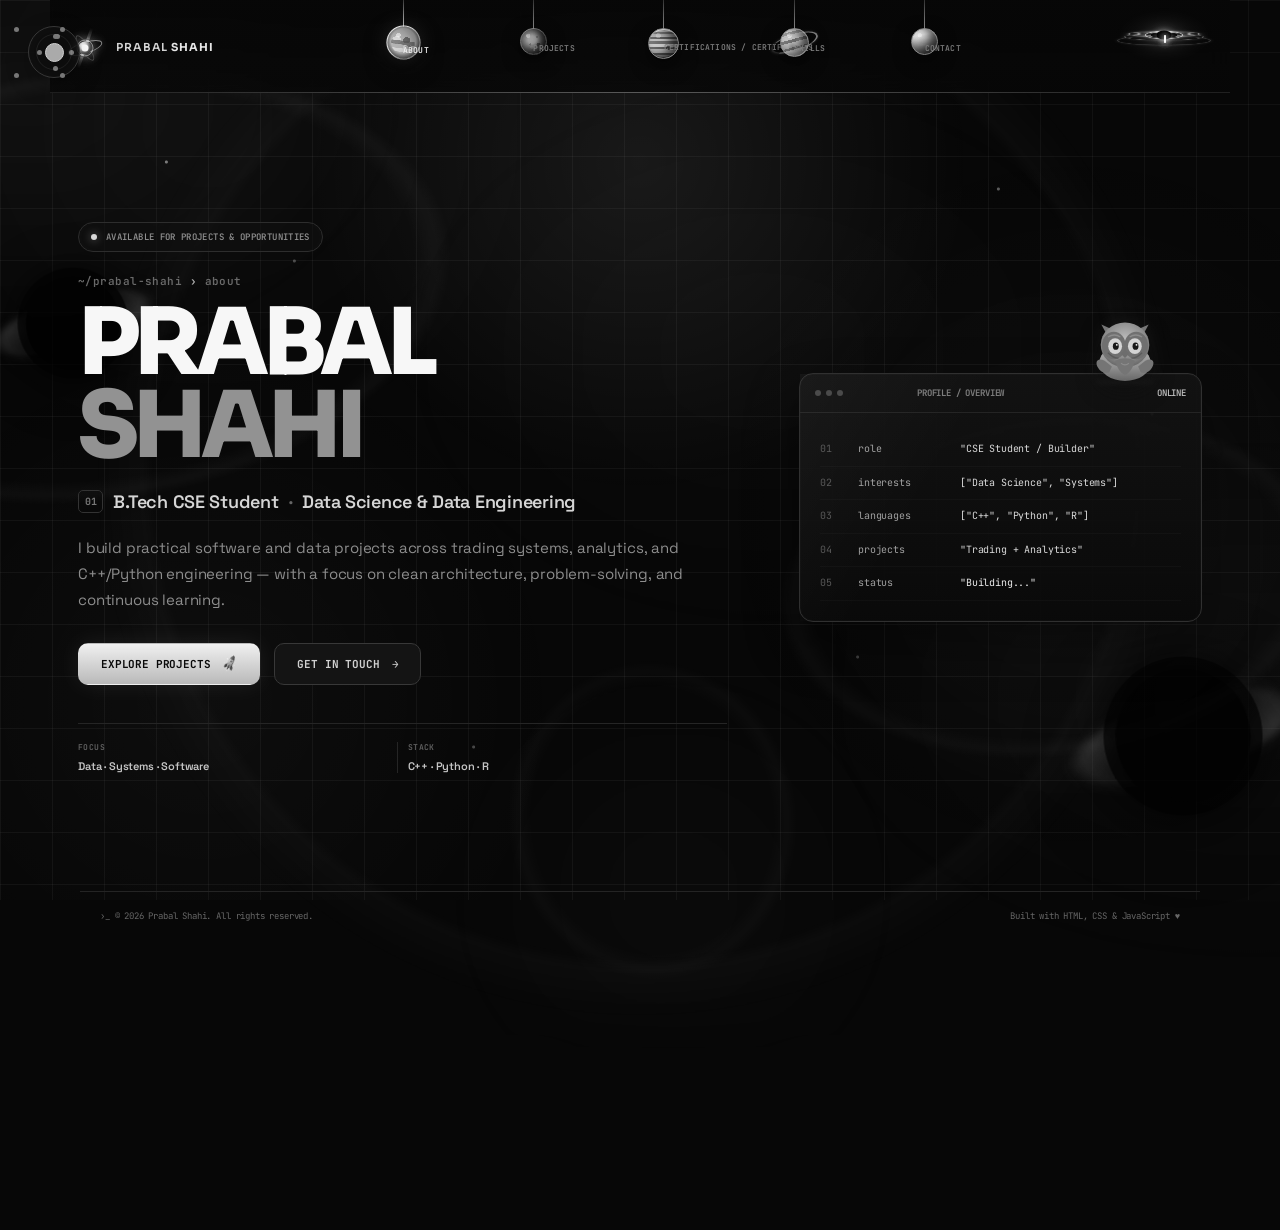
<file: index.html>
<!DOCTYPE html>
<html lang="en">
<head>
  <meta charset="UTF-8" />
  <meta name="viewport" content="width=device-width, initial-scale=1.0" />
  <meta name="description" content="Prabal Shahi — B.Tech Computer Science and Engineering student focused on data science, systems and software engineering." />
  <title>Prabal Shahi | Portfolio</title>
  <link rel="preconnect" href="https://fonts.googleapis.com">
  <link rel="preconnect" href="https://fonts.gstatic.com" crossorigin>
  <link href="https://fonts.googleapis.com/css2?family=JetBrains+Mono:wght@400;500;600;700&family=Sora:wght@500;600;700;800&family=Space+Grotesk:wght@400;500;600;700&display=swap" rel="stylesheet">
  <link rel="stylesheet" href="assets/style.css" />
</head>
<body class="page-shell home-page">
<script>
(function(){
  try {
    const ref = document.referrer;
    const nav = performance.getEntriesByType('navigation')[0];
    const isReload = nav && nav.type === 'reload';
    const sameOrigin = ref && new URL(ref, window.location.href).origin === window.location.origin;
    // A new/external entry into the portfolio always starts dark.
    // Internal page-to-page navigation preserves the selected theme.
    if (!sameOrigin && !isReload) {
      sessionStorage.removeItem('prabal-theme');
    }
    if (sessionStorage.getItem('prabal-theme') === 'light') {
      document.body.classList.add('light-mode');
    }
  } catch (e) {}
})();
</script>

  <div class="grid-bg"></div>
  <div class="stars" aria-hidden="true"></div>
  <div class="black-hole black-hole-one" aria-hidden="true"><span class="hole-ring"></span><span class="hole-core"></span></div>
  <div class="black-hole black-hole-two" aria-hidden="true"><span class="hole-ring"></span><span class="hole-core"></span></div>
  <header class="topbar">

    <a class="brand" href="index.html" aria-label="Prabal Shahi home"><span class="pulsar-logo" aria-hidden="true"><span class="pulsar-beam beam-one"></span><span class="pulsar-beam beam-two"></span><span class="pulsar-ring ring-one"></span><span class="pulsar-ring ring-two"></span><span class="pulsar-core"></span></span><span>PRABAL <b>SHAHI</b></span></a>
    <nav class="planet-nav" aria-label="Primary navigation">
      <a class="planet-item active" href="index.html" data-nav="ABOUT">
        <span class="thread"></span>
        <span class="planet planet-a" aria-hidden="true"></span>
        <span class="planet-label">ABOUT</span>
      </a>
      <a class="planet-item" href="projects.html" data-nav="PROJECTS">
        <span class="thread"></span>
        <span class="planet planet-b" aria-hidden="true"></span>
        <span class="planet-label">PROJECTS</span>
      </a>
      <a class="planet-item" href="certifications.html" data-nav="CERTIFICATIONS / CERTIFICATES">
        <span class="thread"></span>
        <span class="planet planet-c" aria-hidden="true"></span>
        <span class="planet-label">CERTIFICATIONS / CERTIFICATES</span>
      </a>
      <a class="planet-item" href="skills.html" data-nav="SKILLS">
        <span class="thread"></span>
        <span class="planet planet-d" aria-hidden="true"></span>
        <span class="planet-label">SKILLS</span>
      </a>
      <a class="planet-item" href="contact.html" data-nav="CONTACT">
        <span class="thread"></span>
        <span class="planet planet-e" aria-hidden="true"></span>
        <span class="planet-label">CONTACT</span>
      </a>
    </nav>
    
    <div class="home-social-cluster wormhole-only-cluster">
      <div class="social-wormhole wormhole-clickable" role="link" tabindex="0" aria-label="Open GitHub profile">
        <span class="wormhole-halo"></span>
        <span class="wormhole-ring wh-ring-back"></span>
        <span class="wormhole-ring wh-ring-back-2"></span>
        <span class="wormhole-ring wh-ring-main"></span>
        <span class="wormhole-ring wh-ring-hot"></span>
        <span class="wormhole-throat"></span>
        <span class="wormhole-core"></span>
        <span class="wormhole-particle p1"></span>
        <span class="wormhole-particle p2"></span>
        <span class="wormhole-particle p3"></span>
        <span class="wormhole-particle p4"></span>
      </div>
    </div>
  </header>
  <button class="theme-sun-toggle" type="button" aria-label="Switch to light mode" aria-pressed="false">
    <span class="sun-orb"></span>
    <span class="sun-rays" aria-hidden="true"></span>
  </button>
  <main class="about-hero">
    <section class="about-copy">
      <div class="status-line"><span class="status-dot"></span> AVAILABLE FOR PROJECTS &amp; OPPORTUNITIES</div>
      <div class="hero-terminal">~/prabal-shahi <span>›</span> about</div>
      <h1><span class="name-primary">PRABAL</span> <span class="surname">SHAHI</span></h1>
      <div class="hero-sub"><span>01</span> B.Tech CSE Student <i>·</i> Data Science &amp; Data Engineering</div>
      <p class="hero-copy-text">I build practical software and data projects across trading systems, analytics, and C++/Python engineering — with a focus on clean architecture, problem-solving, and continuous learning.</p>
      <div class="cta-row"><a class="btn primary rocket-launch-btn" href="projects.html" aria-label="Explore Projects">EXPLORE PROJECTS <span class="rocket-icon" aria-hidden="true">🚀</span></a><a class="btn" href="contact.html">GET IN TOUCH <span>→</span></a></div>
      <div class="about-meta"><div><span>FOCUS</span><b>Data · Systems · Software</b></div><div><span>STACK</span><b>C++ · Python · R</b></div></div>
    </section>
    <aside class="about-console" aria-label="Profile overview">
      <div class="profile-owl" aria-hidden="true">
        <svg class="owl-svg" viewBox="0 0 140 106" role="presentation">
          <defs>
            <linearGradient id="owlBody" x1="0" y1="0" x2="0" y2="1">
              <stop offset="0%" stop-color="#b3b3b3"/>
              <stop offset="62%" stop-color="#909090"/>
              <stop offset="100%" stop-color="#676767"/>
            </linearGradient>
            <radialGradient id="owlFace" cx="50%" cy="38%" r="66%">
              <stop offset="0%" stop-color="#bdbdbd"/>
              <stop offset="72%" stop-color="#858585"/>
              <stop offset="100%" stop-color="#5f5f5f"/>
            </radialGradient>
          </defs>

          <!-- body -->
          <ellipse class="owl-body" cx="70" cy="76" rx="39" ry="28" fill="url(#owlBody)"/>
          <!-- shoulder feathers -->
          <path class="feather feather-left" d="M39 73 C27 68 24 76 29 84 C33 91 39 93 46 91 L50 82 Z" fill="#757575"/>
          <path class="feather feather-right" d="M101 73 C113 68 116 76 111 84 C107 91 101 93 94 91 L90 82 Z" fill="#757575"/>

          <!-- ear tufts -->
          <path class="ear-left" d="M45 38 L34 18 L56 28 Z" fill="#777"/>
          <path class="ear-right" d="M95 38 L106 18 L84 28 Z" fill="#777"/>

          <!-- head -->
          <ellipse class="owl-head" cx="70" cy="49" rx="37" ry="34" fill="url(#owlFace)"/>

          <!-- facial discs -->
          <ellipse cx="53" cy="50" rx="18" ry="21" fill="#707070"/>
          <ellipse cx="87" cy="50" rx="18" ry="21" fill="#707070"/>

          <!-- eyes -->
          <ellipse class="owl-eye owl-eye-left" cx="55" cy="51" rx="10.5" ry="12" fill="#d4d4d4"/>
          <ellipse class="owl-eye owl-eye-right" cx="85" cy="51" rx="10.5" ry="12" fill="#d4d4d4"/>
          <ellipse class="owl-pupil" cx="56" cy="51" rx="4.5" ry="5.5" fill="#171717"/>
          <ellipse class="owl-pupil" cx="86" cy="51" rx="4.5" ry="5.5" fill="#171717"/>
          <circle cx="57.5" cy="49" r="1.4" fill="#f4f4f4"/>
          <circle cx="87.5" cy="49" r="1.4" fill="#f4f4f4"/>

          <!-- beak -->
          <path class="owl-beak" d="M70 55 L64 63 L70 69 L76 63 Z" fill="#6d6d6d"/>

          <!-- brow/face markings -->
          <path d="M44 37 Q54 31 63 37" stroke="#c2c2c2" stroke-opacity=".35" stroke-width="2" fill="none"/>
          <path d="M77 37 Q86 31 96 37" stroke="#c2c2c2" stroke-opacity=".35" stroke-width="2" fill="none"/>
          <path d="M44 61 Q53 70 60 69" stroke="#505050" stroke-width="2" fill="none" opacity=".65"/>
          <path d="M96 61 Q87 70 80 69" stroke="#505050" stroke-width="2" fill="none" opacity=".65"/>
<!-- chest feathers -->
          <path class="chest-feather" d="M55 73 Q70 66 85 73 Q80 91 70 95 Q60 91 55 73 Z" fill="#757575"/>
          <path d="M64 77 Q70 82 76 77" stroke="#b6b6b6" stroke-opacity=".35" stroke-width="1.6" fill="none"/>
        </svg>
      </div>
      <div class="console-head"><span><i></i><i></i><i></i></span><b>PROFILE / OVERVIEW</b><em>ONLINE</em></div>
      <div class="console-body">
        <div class="console-line"><span class="muted">01</span><span class="key">role</span><span class="value">"CSE Student / Builder"</span></div>
        <div class="console-line"><span class="muted">02</span><span class="key">interests</span><span class="value">["Data Science", "Systems"]</span></div>
        <div class="console-line"><span class="muted">03</span><span class="key">languages</span><span class="value">["C++", "Python", "R"]</span></div>
        <div class="console-line"><span class="muted">04</span><span class="key">projects</span><span class="value">"Trading + Analytics"</span></div>
        <div class="console-line"><span class="muted">05</span><span class="key">status</span><span class="value live">"Building..."</span></div>
      </div>
    </aside>
  </main>
  <footer class="site-footer"><span>›_ © 2026 Prabal Shahi. All rights reserved.</span><span>Built with HTML, CSS &amp; JavaScript ♥</span></footer>
  <script src="assets/app.js"></script>
</body>
</html>
</file>
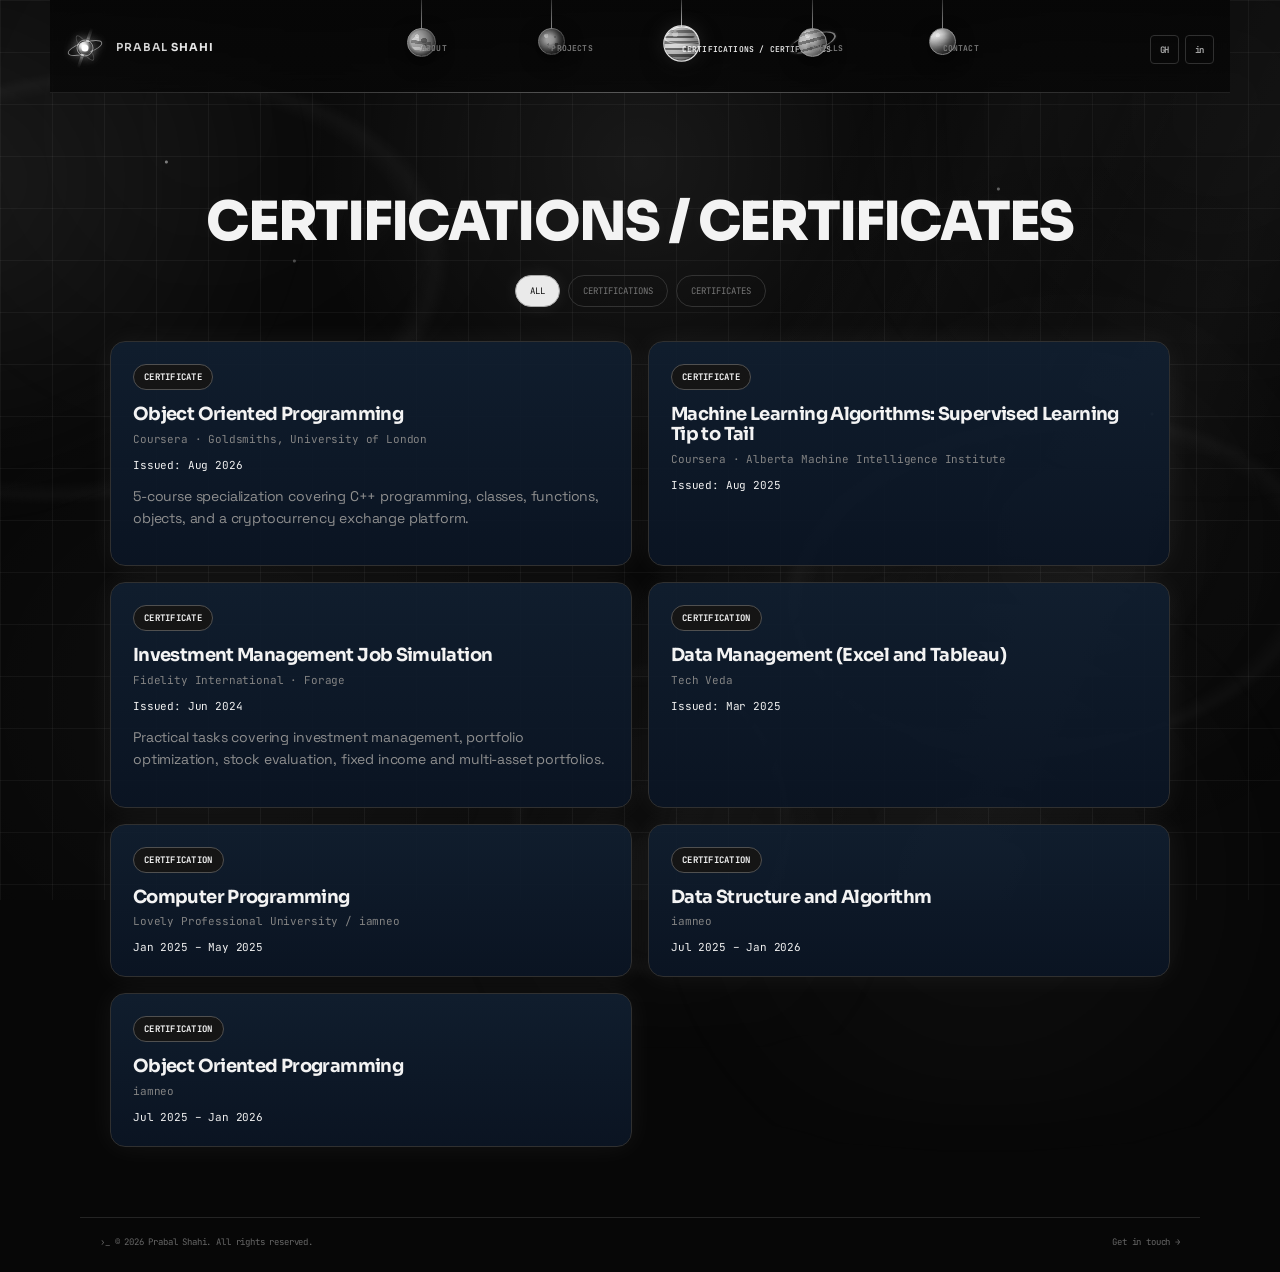
<file: certifications.html>
<!DOCTYPE html>
<html lang="en">
<head>
 <meta charset="UTF-8" />
 <meta name="viewport" content="width=device-width, initial-scale=1.0" />
 <meta name="description" content="Certifications — Prabal Shahi portfolio." />
 <title>Certifications | Prabal Shahi</title>
 <link rel="preconnect" href="https://fonts.googleapis.com">
 <link rel="preconnect" href="https://fonts.gstatic.com" crossorigin>
 <link href="https://fonts.googleapis.com/css2?family=JetBrains+Mono:wght@400;500;600;700&family=Sora:wght@500;600;700;800&family=Space+Grotesk:wght@400;500;600;700&display=swap" rel="stylesheet">
 <link rel="stylesheet" href="assets/style.css" />
</head>
<body class="page-shell">
<script>
(function(){
  try {
    if (sessionStorage.getItem('prabal-theme') === 'light') {
      document.body.classList.add('light-mode');
    }
  } catch (e) {}
})();
</script>

 <div class="grid-bg"></div><div class="stars" aria-hidden="true"></div>
 <header class="topbar">

  <a class="brand" href="index.html"><span class="pulsar-logo" aria-hidden="true"><span class="pulsar-beam beam-one"></span><span class="pulsar-beam beam-two"></span><span class="pulsar-ring ring-one"></span><span class="pulsar-ring ring-two"></span><span class="pulsar-core"></span></span><span>PRABAL <b>SHAHI</b></span></a>
    <nav class="planet-nav" aria-label="Primary navigation">
      <a class="planet-item" href="index.html" data-nav="ABOUT">
        <span class="thread"></span>
        <span class="planet planet-a" aria-hidden="true"></span>
        <span class="planet-label">ABOUT</span>
      </a>
      <a class="planet-item" href="projects.html" data-nav="PROJECTS">
        <span class="thread"></span>
        <span class="planet planet-b" aria-hidden="true"></span>
        <span class="planet-label">PROJECTS</span>
      </a>
      <a class="planet-item active" href="certifications.html" data-nav="CERTIFICATIONS / CERTIFICATES">
        <span class="thread"></span>
        <span class="planet planet-c" aria-hidden="true"></span>
        <span class="planet-label">CERTIFICATIONS / CERTIFICATES</span>
      </a>
      <a class="planet-item" href="skills.html" data-nav="SKILLS">
        <span class="thread"></span>
        <span class="planet planet-d" aria-hidden="true"></span>
        <span class="planet-label">SKILLS</span>
      </a>
      <a class="planet-item" href="contact.html" data-nav="CONTACT">
        <span class="thread"></span>
        <span class="planet planet-e" aria-hidden="true"></span>
        <span class="planet-label">CONTACT</span>
      </a>
    </nav>
  
  <div class="socials">
   <a href="https://github.com/PrabalShahi" target="_blank" rel="noreferrer">GH</a>
   <a href="https://www.linkedin.com/in/prabal-s-shahi/" target="_blank" rel="noreferrer">in</a>
  </div>
 </header>
 <main class="container">
<section class="page-intro centered">
 <h1>CERTIFICATIONS / CERTIFICATES</h1>
 <div class="filter-row" aria-label="Credential categories"><button class="filter active" type="button" data-filter="all" aria-pressed="true">ALL</button><button class="filter" type="button" data-filter="certification" aria-pressed="false">CERTIFICATIONS</button><button class="filter" type="button" data-filter="certificate" aria-pressed="false">CERTIFICATES</button></div>
</section>
<div class="two-col">
 <article class="cert-card" data-category="certificate">
  <span class="tag">CERTIFICATE</span>
  <h2>Object Oriented Programming</h2>
  <div class="meta">Coursera · Goldsmiths, University of London</div>
  <div class="date-line">Issued: Aug 2026</div>
  <p>5-course specialization covering C++ programming, classes, functions, objects, and a cryptocurrency exchange platform.</p>
 </article>
 <article class="cert-card" data-category="certificate">
  <span class="tag">CERTIFICATE</span>
  <h2>Machine Learning Algorithms: Supervised Learning Tip to Tail</h2>
  <div class="meta">Coursera · Alberta Machine Intelligence Institute</div>
  <div class="date-line">Issued: Aug 2025</div>
 </article>
 <article class="cert-card" data-category="certificate">
  <span class="tag">CERTIFICATE</span>
  <h2>Investment Management Job Simulation</h2>
  <div class="meta">Fidelity International · Forage</div>
  <div class="date-line">Issued: Jun 2024</div>
  <p>Practical tasks covering investment management, portfolio optimization, stock evaluation, fixed income and multi-asset portfolios.</p>
 </article>
 <article class="cert-card" data-category="certification">
  <span class="tag">CERTIFICATION</span>
  <h2>Data Management (Excel and Tableau)</h2>
  <div class="meta">Tech Veda</div>
  <div class="date-line">Issued: Mar 2025</div>
 </article>
 <article class="cert-card" data-category="certification">
  <span class="tag">CERTIFICATION</span>
  <h2>Computer Programming</h2>
  <div class="meta">Lovely Professional University / iamneo</div>
  <div class="date-line">Jan 2025 – May 2025</div>
 </article>
 <article class="cert-card" data-category="certification">
  <span class="tag">CERTIFICATION</span>
  <h2>Data Structure and Algorithm</h2>
  <div class="meta">iamneo</div>
  <div class="date-line">Jul 2025 – Jan 2026</div>
 </article>
 <article class="cert-card" data-category="certification">
  <span class="tag">CERTIFICATION</span>
  <h2>Object Oriented Programming</h2>
  <div class="meta">iamneo</div>
  <div class="date-line">Jul 2025 – Jan 2026</div>
 </article>
</div>
</main>
 <footer class="site-footer"><span>›_ © 2026 Prabal Shahi. All rights reserved.</span><span>Get in touch →</span></footer>
 <script src="assets/app.js"></script>
</body>
</html>
</file>
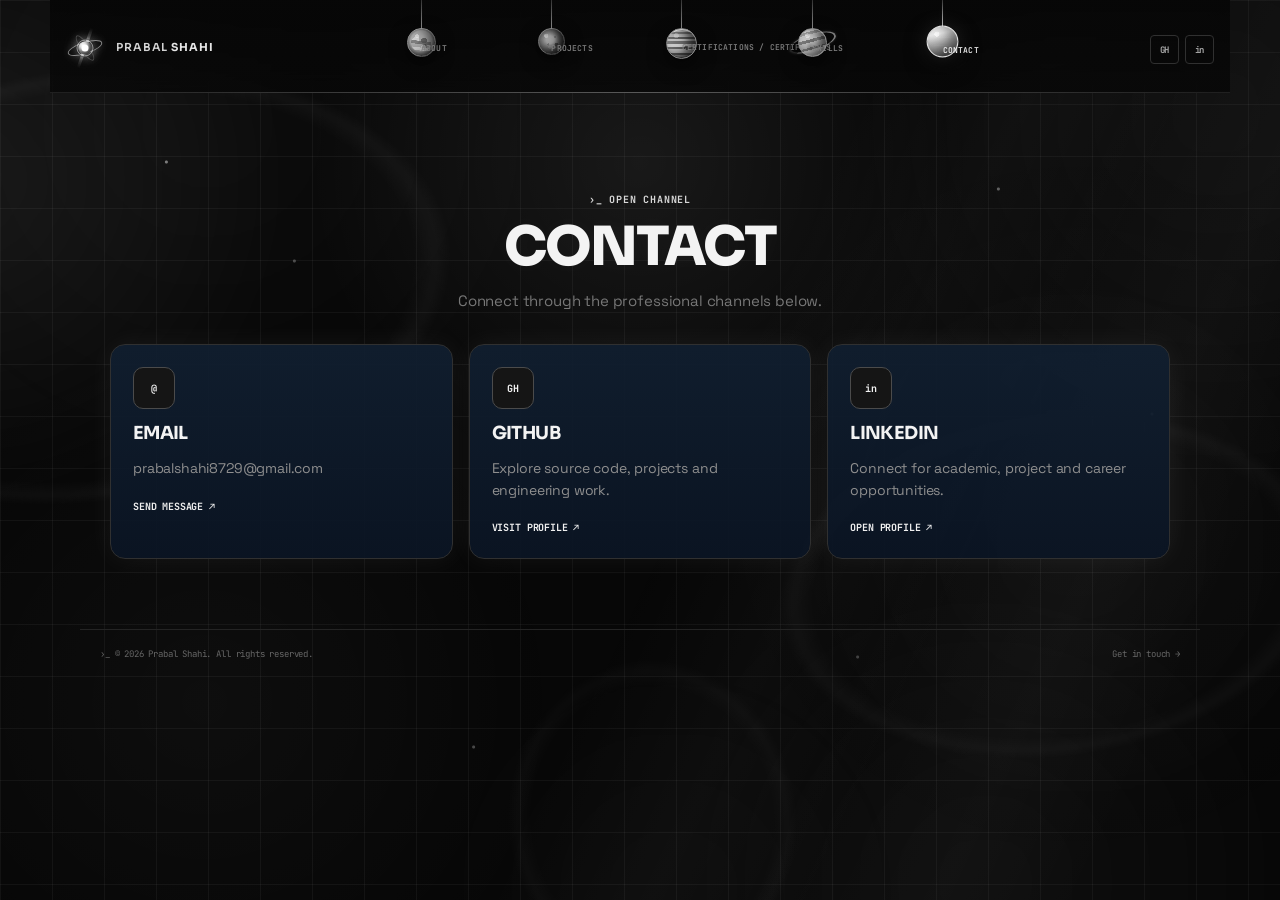
<file: contact.html>
<!DOCTYPE html>
<html lang="en"><head>
<meta charset="UTF-8"/><meta name="viewport" content="width=device-width, initial-scale=1.0"/>
<title>Contact | Prabal Shahi</title>
<link rel="preconnect" href="https://fonts.googleapis.com"><link rel="preconnect" href="https://fonts.gstatic.com" crossorigin>
<link href="https://fonts.googleapis.com/css2?family=JetBrains+Mono:wght@400;500;600;700&family=Sora:wght@500;600;700;800&family=Space+Grotesk:wght@400;500;600;700&display=swap" rel="stylesheet"><link rel="stylesheet" href="assets/style.css"/>
</head><body class="page-shell">
<script>
(function(){
  try {
    if (sessionStorage.getItem('prabal-theme') === 'light') {
      document.body.classList.add('light-mode');
    }
  } catch (e) {}
})();
</script>
<div class="grid-bg"></div><div class="stars" aria-hidden="true"></div>
<header class="topbar">
<a class="brand" href="index.html"><span class="pulsar-logo" aria-hidden="true"><span class="pulsar-beam beam-one"></span><span class="pulsar-beam beam-two"></span><span class="pulsar-ring ring-one"></span><span class="pulsar-ring ring-two"></span><span class="pulsar-core"></span></span><span>PRABAL <b>SHAHI</b></span></a>
    <nav class="planet-nav" aria-label="Primary navigation">
      <a class="planet-item" href="index.html" data-nav="ABOUT">
        <span class="thread"></span>
        <span class="planet planet-a" aria-hidden="true"></span>
        <span class="planet-label">ABOUT</span>
      </a>
      <a class="planet-item" href="projects.html" data-nav="PROJECTS">
        <span class="thread"></span>
        <span class="planet planet-b" aria-hidden="true"></span>
        <span class="planet-label">PROJECTS</span>
      </a>
      <a class="planet-item" href="certifications.html" data-nav="CERTIFICATIONS / CERTIFICATES">
        <span class="thread"></span>
        <span class="planet planet-c" aria-hidden="true"></span>
        <span class="planet-label">CERTIFICATIONS / CERTIFICATES</span>
      </a>
      <a class="planet-item" href="skills.html" data-nav="SKILLS">
        <span class="thread"></span>
        <span class="planet planet-d" aria-hidden="true"></span>
        <span class="planet-label">SKILLS</span>
      </a>
      <a class="planet-item active" href="contact.html" data-nav="CONTACT">
        <span class="thread"></span>
        <span class="planet planet-e" aria-hidden="true"></span>
        <span class="planet-label">CONTACT</span>
      </a>
    </nav><div class="socials"><a href="https://github.com/PrabalShahi" target="_blank" rel="noreferrer">GH</a><a href="https://www.linkedin.com/in/prabal-s-shahi/" target="_blank" rel="noreferrer">in</a></div></header>
<main class="container"><section class="page-intro centered"><div class="eyebrow">›_ OPEN CHANNEL</div><h1>CONTACT</h1><p>Connect through the professional channels below.</p></section><div class="resume-grid contact-grid"><a class="resume-card" href="mailto:prabalshahi8729@gmail.com"><span class="resume-icon">@</span><h2>EMAIL</h2><p>prabalshahi8729@gmail.com</p><span class="resume-link">SEND MESSAGE ↗</span></a><a class="resume-card" href="https://github.com/PrabalShahi" target="_blank" rel="noreferrer"><span class="resume-icon">GH</span><h2>GITHUB</h2><p>Explore source code, projects and engineering work.</p><span class="resume-link">VISIT PROFILE ↗</span></a><a class="resume-card" href="https://www.linkedin.com/in/prabal-s-shahi/" target="_blank" rel="noreferrer"><span class="resume-icon">in</span><h2>LINKEDIN</h2><p>Connect for academic, project and career opportunities.</p><span class="resume-link">OPEN PROFILE ↗</span></a></div></main>
<footer class="site-footer"><span>›_ © 2026 Prabal Shahi. All rights reserved.</span><span>Get in touch →</span></footer><script src="assets/app.js"></script></body></html>
</file>
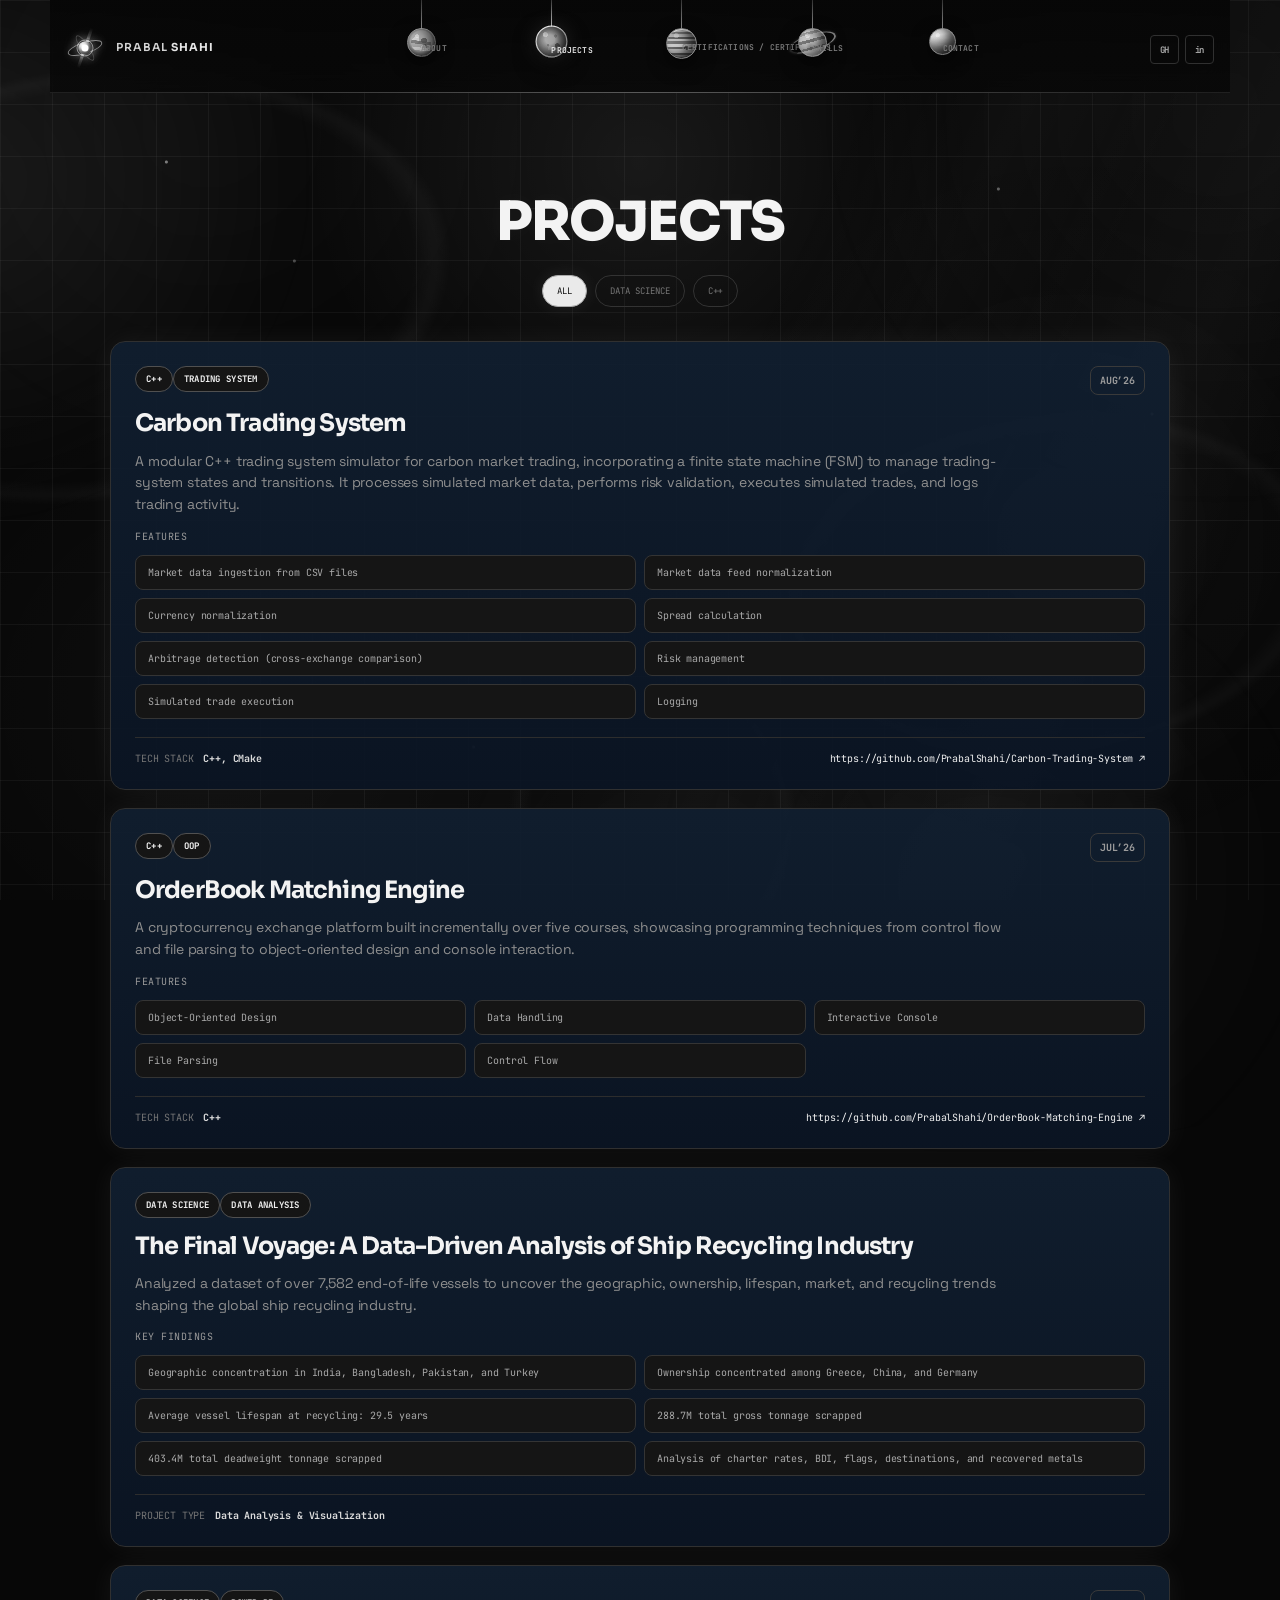
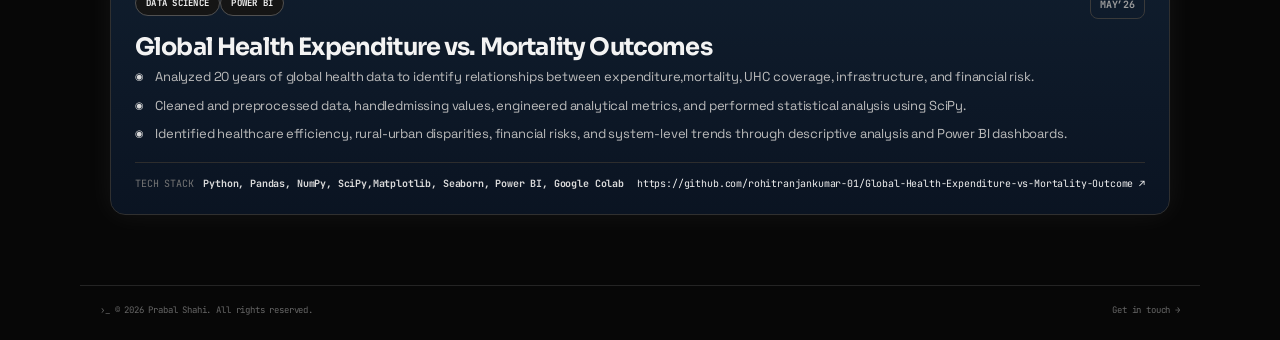
<file: projects.html>
<!DOCTYPE html>
<html lang="en">
<head>
 <meta charset="UTF-8" />
 <meta name="viewport" content="width=device-width, initial-scale=1.0" />
 <meta name="description" content="Projects — Prabal Shahi portfolio." />
 <title>Projects | Prabal Shahi</title>
 <link rel="preconnect" href="https://fonts.googleapis.com">
 <link rel="preconnect" href="https://fonts.gstatic.com" crossorigin>
 <link href="https://fonts.googleapis.com/css2?family=JetBrains+Mono:wght@400;500;600;700&family=Sora:wght@500;600;700;800&family=Space+Grotesk:wght@400;500;600;700&display=swap" rel="stylesheet">
 <link rel="stylesheet" href="assets/style.css" />
</head>
<body class="page-shell">
<script>
(function(){
  try {
    if (sessionStorage.getItem('prabal-theme') === 'light') {
      document.body.classList.add('light-mode');
    }
  } catch (e) {}
})();
</script>

 <div class="grid-bg"></div><div class="stars" aria-hidden="true"></div>
 <header class="topbar">

  <a class="brand" href="index.html"><span class="pulsar-logo" aria-hidden="true"><span class="pulsar-beam beam-one"></span><span class="pulsar-beam beam-two"></span><span class="pulsar-ring ring-one"></span><span class="pulsar-ring ring-two"></span><span class="pulsar-core"></span></span><span>PRABAL <b>SHAHI</b></span></a>
    <nav class="planet-nav" aria-label="Primary navigation">
      <a class="planet-item" href="index.html" data-nav="ABOUT">
        <span class="thread"></span>
        <span class="planet planet-a" aria-hidden="true"></span>
        <span class="planet-label">ABOUT</span>
      </a>
      <a class="planet-item active" href="projects.html" data-nav="PROJECTS">
        <span class="thread"></span>
        <span class="planet planet-b" aria-hidden="true"></span>
        <span class="planet-label">PROJECTS</span>
      </a>
      <a class="planet-item" href="certifications.html" data-nav="CERTIFICATIONS / CERTIFICATES">
        <span class="thread"></span>
        <span class="planet planet-c" aria-hidden="true"></span>
        <span class="planet-label">CERTIFICATIONS / CERTIFICATES</span>
      </a>
      <a class="planet-item" href="skills.html" data-nav="SKILLS">
        <span class="thread"></span>
        <span class="planet planet-d" aria-hidden="true"></span>
        <span class="planet-label">SKILLS</span>
      </a>
      <a class="planet-item" href="contact.html" data-nav="CONTACT">
        <span class="thread"></span>
        <span class="planet planet-e" aria-hidden="true"></span>
        <span class="planet-label">CONTACT</span>
      </a>
    </nav>
  
  <div class="socials">
   <a href="https://github.com/PrabalShahi" target="_blank" rel="noreferrer">GH</a>
   <a href="https://www.linkedin.com/in/prabal-s-shahi/" target="_blank" rel="noreferrer">in</a>
  </div>
 </header>
 <main class="container">
<section class="page-intro centered">
 <h1>PROJECTS</h1>
 <div class="filter-row" aria-label="Project categories"><button class="filter active" type="button" data-filter="all" aria-pressed="true">ALL</button><button class="filter" type="button" data-filter="data" aria-pressed="false">DATA SCIENCE</button><button class="filter" type="button" data-filter="cpp" aria-pressed="false">C++</button></div>
</section>

<article class="project-card" data-category="cpp">
 <div class="card-top"><div><span class="tag">C++</span><span class="tag">TRADING SYSTEM</span></div><span class="date">AUG’26</span></div>
 <h2>Carbon Trading System</h2>
 <p class="project-summary">A modular C++ trading system simulator for carbon market trading, incorporating a finite state machine (FSM) to manage trading-system states and transitions. It processes simulated market data,  performs risk validation, executes simulated trades, and logs trading activity.</p>
 <div class="subhead">FEATURES</div>
 <div class="feature-grid">
  <span>Market data ingestion from CSV files</span><span>Market data feed normalization</span>
  <span>Currency normalization</span><span>Spread calculation</span>
  <span>Arbitrage detection (cross-exchange comparison)</span><span>Risk management</span>
  <span>Simulated trade execution</span><span>Logging</span>
 </div>
 <div class="stack-row"><span>TECH STACK</span><b>C++, CMake</b><a href="https://github.com/PrabalShahi/Carbon-Trading-System" target="_blank" rel="noreferrer">https://github.com/PrabalShahi/Carbon-Trading-System ↗</a></div>
</article>

<article class="project-card" data-category="cpp">
 <div class="card-top"><div><span class="tag">C++</span><span class="tag">OOP</span></div><span class="date">JUL’26</span></div>
 <h2>OrderBook Matching Engine</h2>
 <p class="project-summary">A cryptocurrency exchange platform built incrementally over five courses, showcasing programming techniques from control flow and file parsing to object-oriented design and console interaction.</p>
 <div class="subhead">FEATURES</div>
 <div class="feature-grid compact">
  <span>Object-Oriented Design</span><span>Data Handling</span><span>Interactive Console</span><span>File Parsing</span><span>Control Flow</span>
 </div>
 <div class="stack-row"><span>TECH STACK</span><b>C++</b><a href="https://github.com/PrabalShahi/OrderBook-Matching-Engine" target="_blank" rel="noreferrer">https://github.com/PrabalShahi/OrderBook-Matching-Engine ↗</a></div>
</article>

<article class="project-card" data-category="data">
 <div class="card-top"><div><span class="tag">DATA SCIENCE</span><span class="tag">DATA ANALYSIS</span></div></div>
 <h2>The Final Voyage: A Data-Driven Analysis of Ship Recycling Industry</h2>
 <p class="project-summary">Analyzed a dataset of over 7,582 end-of-life vessels to uncover the geographic, ownership, lifespan, market, and recycling trends shaping the global ship recycling industry.</p>
 <div class="subhead">KEY FINDINGS</div>
 <div class="feature-grid">
  <span>Geographic concentration in India, Bangladesh, Pakistan, and Turkey</span>
  <span>Ownership concentrated among Greece, China, and Germany</span>
  <span>Average vessel lifespan at recycling: 29.5 years</span>
  <span>288.7M total gross tonnage scrapped</span>
  <span>403.4M total deadweight tonnage scrapped</span>
  <span>Analysis of charter rates, BDI, flags, destinations, and recovered metals</span>
 </div>
 <div class="stack-row"><span>PROJECT TYPE</span><b>Data Analysis &amp; Visualization</b></div>
</article>

<article class="project-card" data-category="data">
 <div class="card-top"><div><span class="tag">DATA SCIENCE</span><span class="tag">POWER BI</span></div><span class="date">MAY’26</span></div>
 <h2>Global Health Expenditure vs. Mortality Outcomes</h2>
 <ul class="check-list">
  <li>Analyzed 20 years of global health data to identify relationships between expenditure,mortality, UHC coverage, infrastructure, and financial risk.</li>
  <li>Cleaned and preprocessed data, handledmissing values, engineered analytical metrics, and performed statistical analysis using SciPy.</li>
  <li>Identified healthcare efficiency, rural-urban disparities, financial risks, and system-level trends through descriptive analysis and Power BI dashboards.</li>
 </ul>
 <div class="stack-row"><span>TECH STACK</span><b>Python, Pandas, NumPy, SciPy,Matplotlib, Seaborn, Power BI, Google Colab</b><a href="https://github.com/rohitranjankumar-01/Global-Health-Expenditure-vs-Mortality-Outcome" target="_blank" rel="noreferrer">https://github.com/rohitranjankumar-01/Global-Health-Expenditure-vs-Mortality-Outcome ↗</a></div>
</article>
</main>
 <footer class="site-footer"><span>›_ © 2026 Prabal Shahi. All rights reserved.</span><span>Get in touch →</span></footer>
 <script src="assets/app.js"></script>
</body>
</html>
</file>
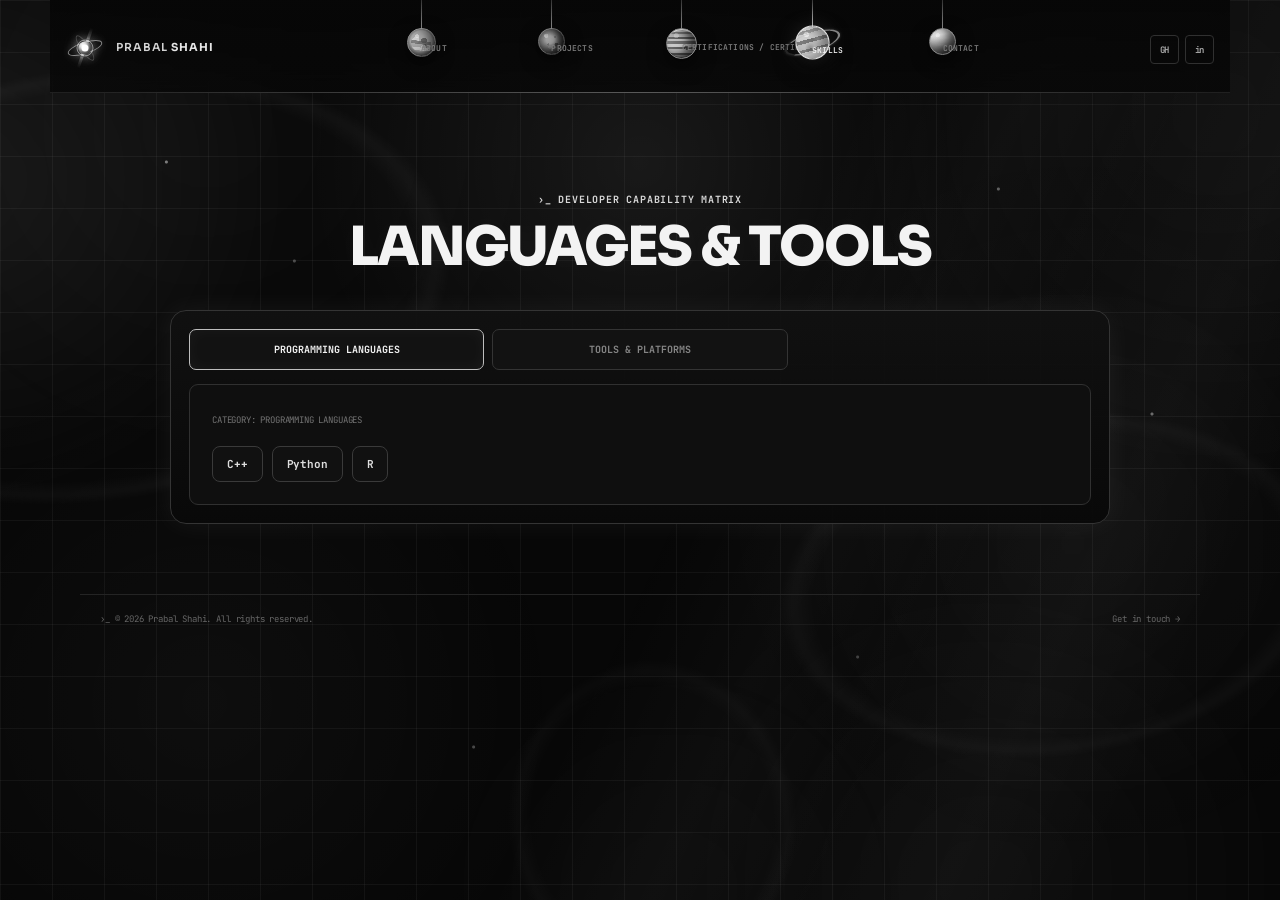
<file: skills.html>
<!DOCTYPE html>
<html lang="en">
<head>
 <meta charset="UTF-8" />
 <meta name="viewport" content="width=device-width, initial-scale=1.0" />
 <meta name="description" content="Languages & Tools — Prabal Shahi portfolio." />
 <title>Languages & Tools | Prabal Shahi</title>
 <link rel="preconnect" href="https://fonts.googleapis.com">
 <link rel="preconnect" href="https://fonts.gstatic.com" crossorigin>
 <link href="https://fonts.googleapis.com/css2?family=JetBrains+Mono:wght@400;500;600;700&family=Sora:wght@500;600;700;800&family=Space+Grotesk:wght@400;500;600;700&display=swap" rel="stylesheet">
 <link rel="stylesheet" href="assets/style.css" />
</head>
<body class="page-shell">
<script>
(function(){
  try {
    if (sessionStorage.getItem('prabal-theme') === 'light') {
      document.body.classList.add('light-mode');
    }
  } catch (e) {}
})();
</script>

 <div class="grid-bg"></div><div class="stars" aria-hidden="true"></div>
 <header class="topbar">

  <a class="brand" href="index.html"><span class="pulsar-logo" aria-hidden="true"><span class="pulsar-beam beam-one"></span><span class="pulsar-beam beam-two"></span><span class="pulsar-ring ring-one"></span><span class="pulsar-ring ring-two"></span><span class="pulsar-core"></span></span><span>PRABAL <b>SHAHI</b></span></a>
    <nav class="planet-nav" aria-label="Primary navigation">
      <a class="planet-item" href="index.html" data-nav="ABOUT">
        <span class="thread"></span>
        <span class="planet planet-a" aria-hidden="true"></span>
        <span class="planet-label">ABOUT</span>
      </a>
      <a class="planet-item" href="projects.html" data-nav="PROJECTS">
        <span class="thread"></span>
        <span class="planet planet-b" aria-hidden="true"></span>
        <span class="planet-label">PROJECTS</span>
      </a>
      <a class="planet-item" href="certifications.html" data-nav="CERTIFICATIONS / CERTIFICATES">
        <span class="thread"></span>
        <span class="planet planet-c" aria-hidden="true"></span>
        <span class="planet-label">CERTIFICATIONS / CERTIFICATES</span>
      </a>
      <a class="planet-item active" href="skills.html" data-nav="SKILLS">
        <span class="thread"></span>
        <span class="planet planet-d" aria-hidden="true"></span>
        <span class="planet-label">SKILLS</span>
      </a>
      <a class="planet-item" href="contact.html" data-nav="CONTACT">
        <span class="thread"></span>
        <span class="planet planet-e" aria-hidden="true"></span>
        <span class="planet-label">CONTACT</span>
      </a>
    </nav>
  
  <div class="socials">
   <a href="https://github.com/PrabalShahi" target="_blank" rel="noreferrer">GH</a>
   <a href="https://www.linkedin.com/in/prabal-s-shahi/" target="_blank" rel="noreferrer">in</a>
  </div>
 </header>
 <main class="container">
<section class="page-intro centered">
 <div class="eyebrow">›_ DEVELOPER CAPABILITY MATRIX</div>
 <h1>LANGUAGES &amp; TOOLS</h1>
</section>
<section class="skills-shell">
 <div class="skill-tabs">
  <button class="skill-tab active" data-group="languages" type="button">PROGRAMMING LANGUAGES</button>
  <button class="skill-tab" data-group="tools" type="button">TOOLS &amp; PLATFORMS</button>
 </div>
 <div class="skill-panel active" data-panel="languages">
  <span class="skill-label">CATEGORY: PROGRAMMING LANGUAGES</span>
  <div class="chip-grid"><span>C++</span><span>Python</span><span>R</span></div>
 </div>
 <div class="skill-panel" data-panel="tools">
  <span class="skill-label">CATEGORY: TOOLS / PLATFORMS</span>
  <div class="chip-grid"><span>CMake</span><span>MySQL</span><span>Tableau</span><span>Power BI</span><span>MS Excel</span></div>
 </div>
</section>
</main>
 <footer class="site-footer"><span>›_ © 2026 Prabal Shahi. All rights reserved.</span><span>Get in touch →</span></footer>
 <script src="assets/app.js"></script>
</body>
</html>
</file>
<file: assets/style.css>
:root{
  --bg:#080808; --panel:#111111; --panel2:#0c0c0c; --line:#2a2a2a;
  --cyan:#d7d7d7; --cyan2:#9b9b9b; --text:#d3d3d3; --muted:#777777;
  --white:#f3f3f3; --shadow:0 0 28px rgba(255,255,255,.06);
}
*{box-sizing:border-box}
html{scroll-behavior:smooth}
body{margin:0;background:var(--bg);color:var(--text);font-family:'Space Grotesk',system-ui,sans-serif;min-height:100vh;overflow-x:hidden}
a{color:inherit;text-decoration:none}
.grid-bg{position:fixed;inset:0;pointer-events:none;background:
 linear-gradient(rgba(255,255,255,.045) 1px,transparent 1px),
 linear-gradient(90deg,rgba(255,255,255,.045) 1px,transparent 1px),
 radial-gradient(circle at 50% 20%,rgba(255,255,255,.025),transparent 48%);
 background-size:48px 48px,48px 48px,100% 100%;z-index:-3}
.grid-bg:after{content:"";position:absolute;inset:0;background:radial-gradient(circle at 25% 40%,rgba(255,255,255,.025),transparent 30%),radial-gradient(circle at 75% 50%,rgba(255,255,255,.018),transparent 28%);mix-blend-mode:screen}
.stars{position:fixed;inset:0;pointer-events:none;z-index:-2;background-image:
 radial-gradient(circle at 13% 18%,rgba(255,255,255,.45) 0 1px,transparent 2px),
 radial-gradient(circle at 23% 29%,rgba(255,255,255,.26) 0 1px,transparent 2px),
 radial-gradient(circle at 78% 21%,rgba(255,255,255,.34) 0 1px,transparent 2px),
 radial-gradient(circle at 90% 46%,rgba(255,255,255,.38) 0 1px,transparent 2px),
 radial-gradient(circle at 67% 73%,rgba(255,255,255,.22) 0 1px,transparent 2px),
 radial-gradient(circle at 37% 83%,rgba(255,255,255,.26) 0 1px,transparent 2px)}
.topbar{position:sticky;top:14px;z-index:20;max-width:1120px;margin:14px auto 0;padding:0 14px;display:flex;align-items:center;gap:18px}
.brand{display:flex;align-items:center;gap:10px;font:600 12px/1 'JetBrains Mono',monospace;letter-spacing:.06em;white-space:nowrap}
.brand b{color:#f2f2f2}
.terminal-icon{width:34px;height:32px;display:grid;place-items:center;border:1px solid var(--cyan2);border-radius:9px;color:#f2f2f2;box-shadow:inset 0 0 12px rgba(255,255,255,.04)}
.nav-pill{flex:1;display:flex;justify-content:center;align-items:center;gap:2px;padding:5px 8px;border:1px solid rgba(255,255,255,.08);border-radius:22px;background:rgba(12,12,12,.92);backdrop-filter:blur(12px)}
.nav-pill a{font:600 9px/1 'JetBrains Mono',monospace;color:#7e7e7e;padding:10px 11px;border-radius:17px;letter-spacing:.02em;white-space:nowrap}
.nav-pill a:hover,.nav-pill a.active{background:linear-gradient(180deg,#f0f0f0,#bcbcbc);color:#101010;box-shadow:0 0 20px rgba(255,255,255,.10)}
.socials{display:flex;gap:8px}
.socials a{width:30px;height:30px;display:grid;place-items:center;border:1px solid var(--line);border-radius:8px;color:#a2a2a2;font:700 9px 'JetBrains Mono',monospace}
.socials a:hover{color:#f2f2f2;border-color:#bdbdbd}
.hero{min-height:calc(100vh - 78px);display:flex;flex-direction:column;align-items:center;justify-content:center;text-align:center;padding:80px 20px 120px}
.hero-terminal{font:700 20px 'JetBrains Mono',monospace;color:#f2f2f2;opacity:.9;margin-bottom:10px}
.hero h1,.page-intro h1{font:800 clamp(48px,7vw,88px)/.95 Sora,sans-serif;letter-spacing:-.035em;margin:0;color:var(--white);text-shadow:0 0 20px rgba(255,255,255,.04)}
.hero h1 span{color:#f2f2f2;text-shadow:0 0 24px rgba(37,184,255,.45)}
.hero-sub{margin-top:24px;font:600 17px 'Space Grotesk',sans-serif;color:#d0d0d0}
.hero-sub span{color:#f2f2f2}
.hero-copy{max-width:680px;margin:18px auto 0;color:#808080;font-size:15px;line-height:1.55}
.cta-row{display:flex;gap:14px;margin-top:30px}
.btn{display:inline-flex;align-items:center;gap:12px;border:1px solid #383838;background:#141414;padding:13px 22px;border-radius:10px;font:700 11px 'JetBrains Mono',monospace;color:#d0d0d0}
.btn:hover{border-color:#bdbdbd;box-shadow:0 0 24px rgba(255,255,255,.06)}
.btn.primary{background:linear-gradient(180deg,#e4e4e4,#b9b9b9);color:#0c0c0c;border-color:transparent;box-shadow:0 0 28px rgba(255,255,255,.09)}
.scroll-cue{margin-top:56px;color:#7b7b7b;font:600 10px 'JetBrains Mono',monospace;display:flex;flex-direction:column;gap:9px}
.scroll-cue span{color:#f2f2f2;font-size:16px}
.site-footer{position:relative;max-width:1120px;margin:0 auto;padding:18px 20px 24px;display:flex;justify-content:space-between;color:#666666;font:9px 'JetBrains Mono',monospace;border-top:1px solid rgba(37,184,255,.1)}
.container{max-width:1100px;margin:0 auto;padding:80px 20px 70px}
.page-intro{margin:20px 0 34px}
.page-intro.centered{text-align:center}
.eyebrow{font:700 10px 'JetBrains Mono',monospace;color:#f2f2f2;letter-spacing:.08em;margin-bottom:12px}
.page-intro h1{font-size:44px}
.page-intro p{color:var(--muted);font-size:15px}
.timeline{display:grid;gap:18px;max-width:900px;margin:0 auto}
.timeline-card,.feature-card,.project-card,.cert-card,.contact-card,.resume-card,.skills-shell{background:linear-gradient(180deg,rgba(17,31,48,.94),rgba(11,21,36,.94));border:1px solid #303030;border-radius:15px;box-shadow:var(--shadow)}
.timeline-card,.feature-card,.project-card{padding:24px}
.card-top{display:flex;justify-content:space-between;align-items:flex-start;gap:16px}
.tag{display:inline-flex;align-items:center;padding:6px 10px;border:1px solid #4a4a4a;border-radius:999px;color:#f2f2f2;background:rgba(6,54,82,.4);font:700 9px 'JetBrains Mono',monospace;letter-spacing:.03em}
.date{font:700 10px 'JetBrains Mono',monospace;color:#9c9c9c;border:1px solid #3a3a3a;padding:7px 9px;border-radius:8px;white-space:nowrap}
.timeline-card h2,.feature-card h2,.project-card h2,.cert-card h2,.resume-card h2{font:700 24px/1.1 Sora,sans-serif;color:var(--white);margin:15px 0 7px}
.meta,.date-line{font:11px 'JetBrains Mono',monospace;color:#838383}
.divider{height:1px;background:#303030;margin:18px 0}
.timeline-card h3{font:700 15px Rajdhani,sans-serif;color:#c3c3c3;margin:0}
.timeline-card p,.feature-card p,.project-card p,.cert-card p,.resume-card p{font-size:14px;color:#8f8f8f;line-height:1.55}
.subhead{font:10px 'JetBrains Mono',monospace;color:#999999;letter-spacing:.05em;margin-bottom:10px}
.check-list{list-style:none;padding:0;margin:0;display:grid;gap:10px}
.check-list li{font-size:13px;color:#bcbcbc;padding-left:20px;position:relative;line-height:1.45}
.check-list li:before{content:"◉";position:absolute;left:0;color:#f2f2f2;font-size:10px;top:2px}
.stack-row{margin-top:18px;padding-top:14px;border-top:1px solid #2d2d2d;display:flex;gap:10px;align-items:center;flex-wrap:wrap;font:10px 'JetBrains Mono',monospace}
.stack-row span{color:#757575}.stack-row b{color:#dadada}
.stack-row a{margin-left:auto;color:#f2f2f2;word-break:break-all}
.filter-row{display:flex;justify-content:center;gap:8px;flex-wrap:wrap;margin-top:24px}
.filter{border:1px solid #333333;border-radius:999px;padding:9px 14px;color:#777777;font:9px 'JetBrains Mono',monospace}
.filter.active{background:#ececec;color:#071523;box-shadow:0 0 20px rgba(255,255,255,.10)}
.project-card{margin-top:18px}
.project-summary{max-width:880px}
.feature-grid{display:grid;grid-template-columns:repeat(2,minmax(0,1fr));gap:8px;margin-top:12px}
.feature-grid span{padding:10px 12px;border:1px solid #343434;border-radius:8px;background:#151515;color:#a9a9a9;font:10px 'JetBrains Mono',monospace}
.feature-grid.compact{grid-template-columns:repeat(3,minmax(0,1fr))}
.two-col{display:grid;grid-template-columns:repeat(2,minmax(0,1fr));gap:16px}
.cert-card{padding:22px}
.cert-card h2{font-size:18px}
.cert-card .date-line{margin-top:12px;color:#f2f2f2}
.skills-shell{padding:18px;max-width:940px;margin:0 auto}
.skill-tabs{display:grid;grid-template-columns:repeat(3,1fr);gap:8px}
.skill-tab{padding:13px 10px;border:1px solid #343434;border-radius:9px;background:#141414;color:#858585;font:700 10px 'JetBrains Mono',monospace;cursor:pointer}
.skill-tab.active{border-color:#bdbdbd;color:#f2f2f2;box-shadow:inset 0 0 16px rgba(255,255,255,.04)}
.skill-panel{display:none;margin-top:14px;padding:22px;border:1px solid #303030;border-radius:10px;background:#101010}
.skill-panel.active{display:block}
.skill-label{font:9px 'JetBrains Mono',monospace;color:#747474}
.chip-grid{display:flex;flex-wrap:wrap;gap:9px;margin-top:18px}
.chip-grid span{padding:10px 14px;border:1px solid #3b3b3b;border-radius:8px;color:#d0d0d0;background:#171717;font:700 11px 'JetBrains Mono',monospace}
.resume-grid{display:grid;grid-template-columns:repeat(3,minmax(0,1fr));gap:16px}
.resume-card{padding:22px}
.resume-icon{width:42px;height:42px;border-radius:10px;display:grid;place-items:center;border:1px solid #4b4b4b;color:#f2f2f2;background:#151515;font:700 10px 'JetBrains Mono',monospace}
.resume-card h2{font-size:18px}
.resume-link{color:#f2f2f2;font:700 10px 'JetBrains Mono',monospace}
.contact-card{max-width:900px;margin:0 auto;padding:10px 24px}
.contact-row{display:grid;grid-template-columns:130px 1fr;gap:20px;padding:20px 0;border-bottom:1px solid #303030;align-items:center}
.contact-row:last-child{border-bottom:0}
.contact-row span{font:700 10px 'JetBrains Mono',monospace;color:#6f879e}
.contact-row a{color:#d0d0d0;word-break:break-word}
.contact-row a:hover{color:#f2f2f2}
@media(max-width:1050px){
 .nav-pill{overflow:auto;justify-content:flex-start}
 .nav-pill a{font-size:8px;padding:9px 8px}
 .brand{display:none}
}
@media(max-width:780px){
 .topbar{padding:0 10px}.socials{display:none}
 .container{padding:65px 14px 55px}
 .page-intro h1{font-size:34px}
 .hero h1{font-size:48px}
 .hero-sub{font-size:14px}
 .cta-row{flex-direction:column;width:min(320px,90vw)}
 .feature-grid,.feature-grid.compact,.two-col,.resume-grid{grid-template-columns:1fr}
 .stack-row a{margin-left:0;width:100%}
 .skill-tabs{grid-template-columns:1fr}
 .contact-row{grid-template-columns:1fr;gap:7px}
 .site-footer{flex-direction:column;gap:8px}
}

/* Monochrome theme overrides */
body{background:#070707}
.grid-bg{filter:contrast(.98)}
.topbar{filter:grayscale(1)}
.nav-pill a.active{background:#ededed !important;color:#090909 !important;box-shadow:0 0 18px rgba(255,255,255,.07) !important}
.btn.primary{background:linear-gradient(180deg,#f0f0f0,#b9b9b9) !important;color:#0a0a0a !important;box-shadow:0 0 24px rgba(255,255,255,.08) !important}
.tag,.filter.active{color:#f2f2f2}
.tag{border-color:#505050;background:#151515}
.filter.active{background:#eaeaea;color:#101010;box-shadow:0 0 18px rgba(255,255,255,.08)}
.hero h1 span{color:#f0f0f0;text-shadow:0 0 22px rgba(255,255,255,.12)}
.brand b{color:#e5e5e5}
.stack-row a,.resume-link,.contact-row a:hover{color:#f0f0f0}
.chip-grid span{border-color:#3a3a3a;background:#111;color:#dedede}
.skill-tab.active{border-color:#777;color:#ededed;box-shadow:inset 0 0 14px rgba(255,255,255,.035)}
.check-list li:before{color:#d9d9d9}
.hero-terminal,.scroll-cue span,.eyebrow,.date-line{color:#d8d8d8}
.terminal-icon{color:#e6e6e6;border-color:#666;box-shadow:inset 0 0 12px rgba(255,255,255,.03)}
.site-footer{border-top-color:#242424}

/* Premium typography pass */
body{
  letter-spacing:-0.01em;
  -webkit-font-smoothing:antialiased;
  text-rendering:optimizeLegibility;
}
h1,h2,h3,.hero h1,.page-intro h1,.brand,.nav-pill a{
  font-family:Sora,sans-serif;
}
.brand,.nav-pill a,.eyebrow,.date,.subhead,.stack-row,.meta,.date-line,
.tag,.filter,.skill-label,.skill-tab,.chip-grid span,.resume-link,.site-footer{
  font-family:'JetBrains Mono',monospace;
}
.hero h1{
  font-weight:800;
  letter-spacing:-0.055em;
}
.hero-sub{
  letter-spacing:-0.015em;
}
.hero-copy,.project-summary,.timeline-card p,.feature-card p,.project-card p,.cert-card p,.resume-card p{
  font-family:'Space Grotesk',sans-serif;
  font-weight:400;
}
.timeline-card h2,.feature-card h2,.project-card h2,.cert-card h2,.resume-card h2{
  font-family:Sora,sans-serif;
  font-weight:700;
  letter-spacing:-0.035em;
}


/* Distinctive navigation: flat command rail instead of the rounded capsule used in the reference. */
.topbar{position:sticky;top:0;max-width:1180px;margin:0 auto;padding:16px 18px 11px;background:linear-gradient(180deg,rgba(7,7,7,.97),rgba(7,7,7,.78));backdrop-filter:blur(14px);border-bottom:1px solid #202020}
.topbar:after{content:"";position:absolute;left:18px;right:18px;bottom:-1px;height:1px;background:linear-gradient(90deg,transparent,#444 18%,#888 50%,#444 82%,transparent);opacity:.55}
.brand{gap:9px;font-family:Sora,sans-serif;font-size:11px;letter-spacing:.08em}
.brand .terminal-icon{border:0;border-left:1px solid #666;border-right:1px solid #666;border-radius:0;width:30px;height:28px}
.nav-pill{flex:1;justify-content:center;gap:4px;padding:0;border:0;border-radius:0;background:transparent;backdrop-filter:none}
.nav-pill a{position:relative;padding:13px 11px 11px;border-radius:0;background:transparent!important;color:#747474;transition:color .2s ease}
.nav-pill a:after{content:"";position:absolute;left:50%;right:50%;bottom:4px;height:1px;background:#ededed;transition:left .22s ease,right .22s ease}
.nav-pill a:hover,.nav-pill a.active{color:#f4f4f4;box-shadow:none}
.nav-pill a:hover:after,.nav-pill a.active:after{left:18%;right:18%}
.socials{gap:6px}
.socials a{border-color:#303030;border-radius:4px;width:29px;height:29px}

/* Dynamic monochrome background */
.page-shell{position:relative;isolation:isolate}
.page-shell:before{content:"";position:fixed;inset:-25%;pointer-events:none;z-index:-4;background:
 radial-gradient(circle at 15% 30%,rgba(255,255,255,.07),transparent 18%),
 radial-gradient(circle at 80% 25%,rgba(255,255,255,.045),transparent 22%),
 radial-gradient(circle at 68% 82%,rgba(255,255,255,.035),transparent 20%);
 filter:blur(28px);animation:ambientDrift 22s ease-in-out infinite alternate}
.page-shell:after{content:"";position:fixed;inset:0;pointer-events:none;z-index:-1;background:
 linear-gradient(115deg,transparent 0 38%,rgba(255,255,255,.025) 45%,transparent 52%),
 linear-gradient(295deg,transparent 0 48%,rgba(255,255,255,.018) 53%,transparent 60%);
 background-size:140% 140%,170% 170%;animation:lightSweep 18s linear infinite}
.grid-bg{background:
 linear-gradient(rgba(255,255,255,.045) 1px,transparent 1px),
 linear-gradient(90deg,rgba(255,255,255,.045) 1px,transparent 1px),
 radial-gradient(circle at calc(50% + var(--mx,0px)) calc(18% + var(--my,0px)),rgba(255,255,255,.075),transparent 34%),
 radial-gradient(circle at 16% 78%,rgba(255,255,255,.03),transparent 28%),
 radial-gradient(circle at 84% 56%,rgba(255,255,255,.025),transparent 31%);
 background-size:52px 52px,52px 52px,100% 100%,100% 100%,100% 100%;
 animation:gridDrift 26s linear infinite}
.grid-bg:before{content:"";position:absolute;inset:-14%;background:
 radial-gradient(ellipse at 18% 30%,transparent 0 17%,rgba(255,255,255,.022) 18% 18.3%,transparent 19% 100%),
 radial-gradient(ellipse at 74% 66%,transparent 0 14%,rgba(255,255,255,.02) 15% 15.3%,transparent 16% 100%),
 radial-gradient(ellipse at 48% 82%,transparent 0 10%,rgba(255,255,255,.014) 11% 11.25%,transparent 12% 100%);
 transform:rotate(-7deg);animation:orbitDrift 28s ease-in-out infinite alternate}
.grid-bg:after{content:"";position:absolute;inset:-15%;background:
 radial-gradient(circle at 24% 22%,rgba(255,255,255,.028),transparent 22%),
 radial-gradient(circle at 76% 58%,rgba(255,255,255,.02),transparent 20%),
 radial-gradient(circle at 52% 88%,rgba(255,255,255,.018),transparent 18%);
 filter:blur(18px);animation:mistMove 16s ease-in-out infinite alternate}
.stars{animation:starsFloat 24s ease-in-out infinite alternate}
.hero:before{content:"";position:absolute;width:560px;height:560px;border-radius:50%;background:radial-gradient(circle,rgba(255,255,255,.055),transparent 68%);filter:blur(12px);animation:heroPulse 7s ease-in-out infinite;pointer-events:none}
.hero>*{position:relative;z-index:1}
@keyframes gridDrift{from{background-position:0 0,0 0,0 0,0 0,0 0}to{background-position:52px 26px,-26px 52px,0 0,0 0,0 0}}
@keyframes orbitDrift{from{transform:rotate(-7deg) translate3d(-18px,2px,0) scale(1)}to{transform:rotate(2deg) translate3d(20px,-12px,0) scale(1.06)}}
@keyframes mistMove{from{transform:translate3d(-2%,-1%,0) scale(1)}to{transform:translate3d(2%,2%,0) scale(1.05)}}
@keyframes ambientDrift{from{transform:translate3d(-2%,-1%,0) rotate(0deg) scale(1)}to{transform:translate3d(2%,1.5%,0) rotate(4deg) scale(1.07)}}
@keyframes lightSweep{0%{background-position:-20% 0,120% 100%}100%{background-position:120% 100%,-20% 0}}
@keyframes starsFloat{from{transform:translate3d(-5px,-4px,0)}to{transform:translate3d(7px,5px,0)}}
@keyframes heroPulse{0%,100%{opacity:.35;transform:scale(.91)}50%{opacity:.75;transform:scale(1.06)}}

/* Skills section styling. */
.skills-shell{padding:18px;max-width:940px;margin:0 auto;background:linear-gradient(180deg,rgba(17,17,17,.96),rgba(9,9,9,.96));border:1px solid #343434;border-radius:16px;box-shadow:var(--shadow)}
.skill-tabs{display:grid;grid-template-columns:repeat(3,1fr);gap:8px}
.skill-tab{padding:13px 10px;border:1px solid #343434;border-radius:7px;background:#121212;color:#858585;font:700 10px 'JetBrains Mono',monospace;cursor:pointer}
.skill-tab.active{border-color:#bdbdbd;color:#f2f2f2;box-shadow:inset 0 0 16px rgba(255,255,255,.04)}
.skill-panel{display:none;margin-top:14px;padding:22px;border:1px solid #303030;border-radius:9px;background:#0f0f0f}
.skill-panel.active{display:block}
.skill-label{font:9px 'JetBrains Mono',monospace;color:#747474}

@media(max-width:1050px){
 .topbar{padding-left:10px;padding-right:10px}
 .nav-pill{overflow:auto;justify-content:flex-start}
 .nav-pill a{font-size:8px;padding:9px 8px}
}
@media(max-width:780px){
 .topbar{padding:10px}.nav-pill{gap:0}.nav-pill a{padding:9px 7px}
 .skill-tabs{grid-template-columns:1fr}
}
@media(prefers-reduced-motion:reduce){
 .grid-bg,.grid-bg:before,.grid-bg:after,.stars,.hero:before,.page-shell:before,.page-shell:after{animation:none!important}
}

/* Homepage name accent */
.hero h1 span.surname{color:#9a9a9a !important;text-shadow:none !important}

/* Clickable filters */
.filter{cursor:pointer;font-family:'JetBrains Mono',monospace;background:transparent;color:#777;border:1px solid #333}
.filter:hover{border-color:#777;color:#ddd}
.filter.active{border-color:#aaa}
.filter.is-hidden{display:none}
.project-card.is-hidden,.cert-card.is-hidden{display:none}
.page-intro.centered h1{max-width:100%;font-size:clamp(32px,5vw,54px);line-height:1.08}


/* Final About page + typography refinement */
.home-page .topbar{margin-bottom:0}
.about-hero{max-width:1180px;min-height:calc(100vh - 102px);margin:0 auto;padding:clamp(70px,9vh,120px) 28px 70px;display:grid;grid-template-columns:minmax(0,1.16fr) minmax(330px,.72fr);gap:72px;align-items:center;position:relative}
.about-copy{position:relative;z-index:2}
.status-line{display:inline-flex;align-items:center;gap:9px;border:1px solid #2d2d2d;background:rgba(17,17,17,.62);color:#8e8e8e;padding:8px 12px;border-radius:999px;font:600 9px 'JetBrains Mono',monospace;letter-spacing:.04em;margin-bottom:22px;box-shadow:inset 0 0 16px rgba(255,255,255,.015)}
.status-dot{width:6px;height:6px;border-radius:50%;background:#d8d8d8;box-shadow:0 0 10px rgba(255,255,255,.45);animation:statusPulse 2.2s ease-in-out infinite}
.hero-terminal{font:600 11px 'JetBrains Mono',monospace;color:#757575;margin-bottom:14px;letter-spacing:.04em}.hero-terminal span{color:#cfcfcf}
.about-hero h1{font:800 clamp(54px,7.2vw,104px)/.9 Sora,sans-serif;letter-spacing:-.065em;margin:0;color:#f5f5f5}.about-hero h1 .name-primary{color:#f7f7f7}.about-hero h1 .surname{color:#929292;text-shadow:none}
.hero-sub{margin-top:22px;font:600 clamp(15px,1.6vw,18px) 'Space Grotesk',sans-serif;color:#d5d5d5;display:flex;align-items:center;gap:10px;flex-wrap:wrap}.hero-sub>span{font:700 10px 'JetBrains Mono',monospace;color:#777;border:1px solid #333;padding:4px 6px;border-radius:5px}.hero-sub i{font-style:normal;color:#666}
.hero-copy-text{max-width:680px;margin:22px 0 0;color:#8d8d8d;font:400 15px/1.75 'Space Grotesk',sans-serif}
.cta-row{margin-top:30px}.about-meta{display:grid;grid-template-columns:repeat(3,1fr);gap:10px;max-width:720px;margin-top:38px;padding-top:18px;border-top:1px solid #252525}.about-meta div{padding-right:14px;border-right:1px solid #252525}.about-meta div:last-child{border-right:0}.about-meta span{display:block;color:#636363;font:600 8px 'JetBrains Mono',monospace;letter-spacing:.06em;margin-bottom:7px}.about-meta b{display:block;color:#c5c5c5;font:600 11px 'Space Grotesk',sans-serif}
.about-console{width:100%;max-width:470px;justify-self:end;background:linear-gradient(180deg,rgba(19,19,19,.94),rgba(10,10,10,.96));border:1px solid #303030;border-radius:14px;box-shadow:0 22px 55px rgba(0,0,0,.32),inset 0 0 0 1px rgba(255,255,255,.015);overflow:hidden;position:relative;z-index:2}.about-console:before{content:"";position:absolute;inset:0;background:linear-gradient(120deg,rgba(255,255,255,.035),transparent 36%);pointer-events:none}
.console-head{display:grid;grid-template-columns:92px 1fr auto;align-items:center;gap:10px;padding:13px 15px;border-bottom:1px solid #242424;color:#7b7b7b;font:600 9px 'JetBrains Mono',monospace}.console-head>span{display:flex;gap:5px}.console-head i{width:6px;height:6px;border-radius:50%;background:#454545}.console-head em{font-style:normal;color:#bdbdbd}.console-body{padding:20px}
.console-line{display:grid;grid-template-columns:28px 92px 1fr;gap:10px;padding:9px 0;font:10px/1.45 'JetBrains Mono',monospace;border-bottom:1px solid rgba(255,255,255,.025)}.console-line .muted{color:#555}.console-line .key{color:#a0a0a0}.console-line .value{color:#dadada;word-break:break-word}.console-line .live{color:#eee}.console-divider{height:1px;background:#2a2a2a;margin:14px 0}.console-link{display:flex;justify-content:space-between;align-items:center;color:#dedede;font:700 9px 'JetBrains Mono',monospace;letter-spacing:.04em}.console-link span{color:#8a8a8a;font-size:13px}
.contact-grid{grid-template-columns:repeat(3,minmax(0,1fr))}@keyframes statusPulse{0%,100%{opacity:.45;transform:scale(.86)}50%{opacity:1;transform:scale(1.08)}}
@media(max-width:900px){.about-hero{grid-template-columns:1fr;gap:44px;padding-top:64px}.about-console{justify-self:stretch;max-width:none}.about-meta{grid-template-columns:1fr 1fr}.about-meta div:nth-child(2){border-right:0}.about-meta div:nth-child(3){grid-column:1/-1;border-right:0;padding-top:6px}.contact-grid{grid-template-columns:1fr}}
@media(max-width:600px){.about-hero{padding-left:18px;padding-right:18px}.about-hero h1{font-size:47px}.status-line{font-size:8px}.hero-copy-text{font-size:14px}.about-meta{grid-template-columns:1fr}.about-meta div{border-right:0;padding:0}.about-meta div:nth-child(3){grid-column:auto}.console-line{grid-template-columns:24px 78px 1fr;font-size:9px}}

/* ==============================
   Planetary navigation system
   ============================== */
.topbar{
  position:sticky;
  top:10px;
  z-index:50;
  max-width:1180px;
  margin:10px auto 0;
  padding:0 16px;
  display:grid;
  grid-template-columns:auto 1fr auto;
  align-items:start;
  gap:22px;
  pointer-events:none;
}
.topbar > *{pointer-events:auto}
.brand{align-self:center;margin-top:3px;}
.planet-nav{
  display:flex;
  align-items:flex-start;
  justify-content:center;
  gap:clamp(18px,3vw,42px);
  min-height:92px;
  position:relative;
  padding:0 12px;
}
.planet-item{
  --tilt:0deg;
  --px:0px;
  --py:0px;
  position:relative;
  display:flex;
  flex-direction:column;
  align-items:center;
  width:92px;
  min-height:92px;
  color:#8b8b8b;
  transform:translate3d(var(--px),var(--py),0) rotate(var(--tilt));
  transition:transform .24s cubic-bezier(.2,.8,.2,1);
}
.planet-item .thread{
  width:1px;
  height:29px;
  background:linear-gradient(to bottom,rgba(255,255,255,.18),rgba(255,255,255,.55));
  box-shadow:0 0 5px rgba(255,255,255,.06);
  transform-origin:top center;
  transition:transform .24s ease,height .24s ease,background .24s ease;
}
.planet-item .planet{
  width:27px;
  height:27px;
  margin-top:-1px;
  border-radius:50%;
  position:relative;
  border:1px solid #777;
  background:
    radial-gradient(circle at 32% 28%,rgba(255,255,255,.28),transparent 20%),
    radial-gradient(circle at 62% 66%,#535353 0 9%,transparent 10%),
    radial-gradient(circle at 42% 48%,#bdbdbd 0 20%,#565656 53%,#171717 100%);
  box-shadow:0 0 0 3px rgba(255,255,255,.018),0 6px 16px rgba(0,0,0,.5);
  transition:transform .26s ease,box-shadow .26s ease,border-color .26s ease;
}
.planet-item .planet:after{
  content:"";
  position:absolute;
  inset:4px -4px;
  border-top:1px solid rgba(255,255,255,.14);
  border-bottom:1px solid rgba(0,0,0,.45);
  border-radius:50%;
  transform:rotate(-17deg);
}
.planet-a{background:radial-gradient(circle at 30% 28%,#f2f2f2 0 14%,#bdbdbd 15% 30%,#4d4d4d 60%,#111 100%) !important}
.planet-b{background:radial-gradient(circle at 30% 25%,#ddd 0 12%,#878787 13% 35%,#3f3f3f 58%,#0f0f0f 100%) !important}
.planet-c{background:radial-gradient(circle at 35% 30%,#f1f1f1 0 10%,#9b9b9b 11% 28%,#5e5e5e 50%,#121212 100%) !important}
.planet-d{background:radial-gradient(circle at 55% 32%,#ededed 0 11%,#777 12% 36%,#383838 58%,#0c0c0c 100%) !important}
.planet-e{background:radial-gradient(circle at 27% 33%,#f5f5f5 0 13%,#a6a6a6 14% 31%,#4a4a4a 55%,#111 100%) !important}
.planet-label{
  margin-top:8px;
  width:max-content;
  max-width:110px;
  text-align:center;
  color:#7e7e7e;
  font:600 8px/1.25 'JetBrains Mono',monospace;
  letter-spacing:.02em;
  transition:color .22s ease,transform .22s ease;
}
.planet-item:hover .planet,
.planet-item.active .planet{
  transform:scale(1.18);
  border-color:#d3d3d3;
  box-shadow:0 0 16px rgba(255,255,255,.1),0 7px 18px rgba(0,0,0,.6);
}
.planet-item:hover .planet-label,
.planet-item.active .planet-label{color:#f0f0f0;transform:translateY(2px)}
.planet-item.active .thread{background:linear-gradient(to bottom,rgba(255,255,255,.2),rgba(255,255,255,.8));}
.socials{align-self:center;margin-top:7px}
.nav-pill{display:none !important}

/* ==============================
   About page: cosmic background
   ============================== */
.home-page{position:relative;isolation:isolate;overflow:hidden}
.home-page:before,
.home-page:after{
  content:"";
  position:absolute;
  pointer-events:none;
  inset:-30%;
  z-index:-4;
}
.home-page:before{
  background:
    radial-gradient(ellipse at 20% 25%,rgba(255,255,255,.035),transparent 17%),
    radial-gradient(ellipse at 80% 65%,rgba(255,255,255,.025),transparent 20%),
    radial-gradient(ellipse at 56% 42%,rgba(255,255,255,.018),transparent 24%);
  animation:cosmicDrift 22s ease-in-out infinite alternate;
}
.home-page:after{
  background:radial-gradient(circle at 50% 50%,transparent 0 38%,rgba(255,255,255,.018) 39%,transparent 43%);
  filter:blur(2px);
  animation:ringDrift 30s linear infinite;
}
.black-hole{
  position:absolute;
  width:230px;
  height:230px;
  border-radius:50%;
  pointer-events:none;
  z-index:-1;
  opacity:.78;
  filter:drop-shadow(0 12px 35px rgba(0,0,0,.65));
  animation:blackHoleFloat 13s ease-in-out infinite alternate;
}
.black-hole-one{left:-42px;top:22%;transform:scale(.78)}
.black-hole-two{right:-18px;bottom:10%;transform:scale(1.12);animation-delay:-5s}
.hole-ring{
  position:absolute;
  inset:17px;
  border-radius:50%;
  background:conic-gradient(from 25deg,rgba(255,255,255,.03),rgba(205,205,205,.26),rgba(80,80,80,.10),rgba(235,235,235,.2),rgba(255,255,255,.03));
  filter:blur(7px);
  transform:rotate(-16deg) scaleY(.36);
  box-shadow:0 0 35px rgba(255,255,255,.08);
}
.hole-ring:after{
  content:"";
  position:absolute;
  inset:10px 3px;
  border:2px solid rgba(224,224,224,.22);
  border-radius:50%;
}
.hole-core{
  position:absolute;
  inset:55px;
  border-radius:50%;
  background:#000;
  box-shadow:0 0 0 11px rgba(0,0,0,.72),0 0 35px rgba(0,0,0,.95);
}
@keyframes cosmicDrift{from{transform:translate3d(-3%,-2%,0) scale(1)}to{transform:translate3d(3%,2%,0) scale(1.06)}}
@keyframes ringDrift{from{transform:rotate(0deg) scale(1)}to{transform:rotate(360deg) scale(1.04)}}
@keyframes blackHoleFloat{from{translate:0 0}to{translate:0 -14px}}

/* About metadata is intentionally limited to focus and stack. */
.about-meta{grid-template-columns:repeat(2,minmax(0,1fr))}
.about-meta div:last-child{border-right:0}

@media(max-width:900px){
  .topbar{grid-template-columns:1fr;gap:4px;align-items:center}
  .brand{justify-content:center}
  .planet-nav{order:2;gap:14px;min-height:78px}
  .socials{display:none}
  .planet-item{width:76px;min-height:78px}
  .planet-item .thread{height:23px}
  .planet-label{font-size:7px;max-width:90px}
  .black-hole-one{left:-82px;top:25%;transform:scale(.55)}
  .black-hole-two{right:-76px;bottom:14%;transform:scale(.72)}
}
@media(max-width:600px){
  .planet-nav{gap:5px;padding:0}
  .planet-item{width:64px}
  .planet-label{font-size:6.5px;max-width:70px}
  .planet-item .planet{width:23px;height:23px}
  .about-meta{grid-template-columns:1fr}
}
@media(prefers-reduced-motion:reduce){
  .planet-item,.planet-item .thread,.planet-item .planet,.planet-label,.home-page:before,.home-page:after,.black-hole{animation:none!important;transition:none!important}
}


/* =====================================
   Monochrome pulsar / neutron-star logo
   ===================================== */
.brand{gap:12px;min-height:42px}
.pulsar-logo{
  --star-x:0deg;
  --star-y:0deg;
  --star-scale:1;
  position:relative;
  width:38px;
  height:38px;
  display:block;
  flex:0 0 38px;
  transform:perspective(140px) rotateX(var(--star-x)) rotateY(var(--star-y)) scale(var(--star-scale));
  transform-style:preserve-3d;
  transition:transform .35s cubic-bezier(.2,.8,.2,1),filter .35s ease;
  filter:drop-shadow(0 0 8px rgba(255,255,255,.13));
}
.pulsar-logo:before,
.pulsar-logo:after{
  content:"";
  position:absolute;
  left:50%;top:50%;
  transform:translate(-50%,-50%);
  border-radius:50%;
  pointer-events:none;
}
.pulsar-logo:before{
  width:7px;height:7px;
  background:#fff;
  box-shadow:0 0 7px rgba(255,255,255,.95),0 0 18px rgba(255,255,255,.45),0 0 30px rgba(255,255,255,.17);
  z-index:5;
}
.pulsar-logo:after{
  width:13px;height:13px;
  background:radial-gradient(circle at 35% 30%,#fff,#cfcfcf 25%,#666 55%,#151515 100%);
  box-shadow:inset -2px -3px 4px rgba(0,0,0,.65), inset 2px 1px 3px rgba(255,255,255,.48), 0 0 12px rgba(255,255,255,.22);
  z-index:4;
}
.pulsar-core{
  position:absolute;
  left:50%;top:50%;
  width:17px;height:17px;
  transform:translate(-50%,-50%);
  border:1px solid rgba(255,255,255,.45);
  border-radius:50%;
  box-shadow:0 0 0 1px rgba(0,0,0,.35),0 0 16px rgba(255,255,255,.12);
  z-index:3;
  animation:pulsarPulse 1.6s ease-in-out infinite;
}
.pulsar-ring{
  position:absolute;
  left:50%;top:50%;
  width:36px;height:12px;
  transform:translate(-50%,-50%) rotate(-18deg);
  border:1px solid rgba(255,255,255,.5);
  border-radius:50%;
  box-shadow:0 0 10px rgba(255,255,255,.12);
  transform-origin:center;
}
.ring-one{animation:orbitSpin 2.8s linear infinite}
.ring-two{width:30px;height:9px;border-color:rgba(255,255,255,.22);transform:translate(-50%,-50%) rotate(56deg);animation:orbitSpinReverse 2s linear infinite}
.pulsar-beam{
  position:absolute;
  left:50%;top:50%;
  width:3px;height:42px;
  transform-origin:center;
  background:linear-gradient(to bottom,transparent 0%,rgba(255,255,255,.14) 22%,rgba(255,255,255,.88) 50%,rgba(255,255,255,.14) 78%,transparent 100%);
  filter:blur(.25px);
  opacity:.7;
  z-index:1;
}
.beam-one{transform:translate(-50%,-50%) rotate(19deg);animation:beamBreath 1.9s ease-in-out infinite}
.beam-two{transform:translate(-50%,-50%) rotate(199deg);animation:beamBreath 1.9s ease-in-out -.95s infinite}
@keyframes orbitSpin{from{transform:translate(-50%,-50%) rotate(-18deg) rotateZ(0)}to{transform:translate(-50%,-50%) rotate(-18deg) rotateZ(360deg)}}
@keyframes orbitSpinReverse{from{transform:translate(-50%,-50%) rotate(56deg) rotateZ(360deg)}to{transform:translate(-50%,-50%) rotate(56deg) rotateZ(0)}}
@keyframes beamBreath{0%,100%{opacity:.42;filter:blur(.4px)}50%{opacity:.86;filter:blur(.15px)}}
@keyframes pulsarPulse{0%,100%{transform:translate(-50%,-50%) scale(.92);box-shadow:0 0 0 1px rgba(0,0,0,.35),0 0 10px rgba(255,255,255,.10)}50%{transform:translate(-50%,-50%) scale(1.06);box-shadow:0 0 0 1px rgba(0,0,0,.35),0 0 21px rgba(255,255,255,.18)}}
@media(prefers-reduced-motion:reduce){.pulsar-ring,.pulsar-beam,.pulsar-core{animation:none!important}}

/* =====================================
   Orbital page-label navigation
   ===================================== */
@keyframes labelOrbitA{
  0%   {transform:translate(-50%,-50%) rotate(0deg) translateX(34px) rotate(0deg)}
  100% {transform:translate(-50%,-50%) rotate(360deg) translateX(34px) rotate(-360deg)}
}
@keyframes labelOrbitB{
  0%   {transform:translate(-50%,-50%) rotate(0deg) translateX(36px) rotate(0deg)}
  100% {transform:translate(-50%,-50%) rotate(360deg) translateX(36px) rotate(-360deg)}
}
@keyframes labelOrbitD{
  0%   {transform:translate(-50%,-50%) rotate(0deg) translateX(34px) rotate(0deg)}
  100% {transform:translate(-50%,-50%) rotate(360deg) translateX(34px) rotate(-360deg)}
}
@keyframes labelOrbitE{
  0%   {transform:translate(-50%,-50%) rotate(0deg) translateX(34px) rotate(0deg)}
  100% {transform:translate(-50%,-50%) rotate(360deg) translateX(34px) rotate(-360deg)}
}

@keyframes labelOrbitC{
  0%   {transform:translate(-50%,-50%) rotate(0deg) translateX(44px) rotate(0deg)}
  100% {transform:translate(-50%,-50%) rotate(360deg) translateX(44px) rotate(-360deg)}
}

/* All standard page labels orbit their own planet. */
.planet-item .planet-label{
  position:absolute;
  left:50%;
  top:43px;
  margin:0;
  z-index:2;
  pointer-events:none;
  white-space:nowrap;
  width:max-content;
  max-width:none;
  transform-origin:0 0;
  transition:color .22s ease;
}
.planet-item:nth-child(1) .planet-label{animation:labelOrbitA 11s linear infinite}
.planet-item:nth-child(2) .planet-label{animation:labelOrbitB 13s linear infinite reverse}
.planet-item:nth-child(4) .planet-label{animation:labelOrbitD 12s linear infinite}
.planet-item:nth-child(5) .planet-label{animation:labelOrbitE 14s linear infinite reverse}

/* Certifications / Certificates also orbit its planet, with a short connecting thread. */
.planet-item:nth-child(3) .planet-label{
  top:43px;
  line-height:1.1;
  max-width:150px;
  white-space:normal;
  transform-origin:0 0;
  animation:labelOrbitC 13s linear infinite;
}
/* All planets stay suspended from their own thread; labels orbit separately. */
.planet-item:nth-child(3) .thread{
  display:block !important;
}

.planet-item:hover .planet-label,
.planet-item.active .planet-label{
  color:#f0f0f0;
}

@media(max-width:900px){
  .planet-item .planet-label{top:39px;font-size:7px}
  .planet-item:nth-child(1) .planet-label{animation-name:labelOrbitA}
  .planet-item:nth-child(2) .planet-label{animation-name:labelOrbitB}
  .planet-item:nth-child(4) .planet-label{animation-name:labelOrbitD}
  .planet-item:nth-child(5) .planet-label{animation-name:labelOrbitE}
  .planet-item:nth-child(3) .planet-label{top:43px;max-width:118px;animation-name:labelOrbitC}
}
@media(max-width:600px){
  .planet-item .planet-label{top:36px;font-size:6.2px}
  .planet-item:nth-child(3) .planet-label{top:40px;max-width:90px;animation-name:labelOrbitC}
}
@media(prefers-reduced-motion:reduce){
  .planet-item:nth-child(1) .planet-label,
  .planet-item:nth-child(2) .planet-label,
  .planet-item:nth-child(3) .planet-label,
  .planet-item:nth-child(4) .planet-label,
  .planet-item:nth-child(5) .planet-label{animation:none!important;transform:translate(-50%,-50%) translateX(40px)!important}
}

/* Realistic planetary surfaces — first two remain unchanged. */
.planet-item .planet-c{
  background:
    radial-gradient(circle at 30% 25%,rgba(255,255,255,.58),transparent 12%),
    linear-gradient(165deg,rgba(255,255,255,.22),transparent 42%),
    repeating-linear-gradient(4deg,#c9c9c9 0 2px,#8b8b8b 2px 4px,#595959 4px 6px),
    radial-gradient(circle at 68% 70%,#323232 0 18%,#111 68%);
  border-color:#8a8a8a;
  box-shadow:0 0 0 2px rgba(255,255,255,.025),0 7px 16px rgba(0,0,0,.68),inset -5px -5px 8px rgba(0,0,0,.4);
}
.planet-item .planet-c:before{
  content:"";
  position:absolute;
  left:50%;top:50%;
  width:43px;height:13px;
  transform:translate(-50%,-50%) rotate(-16deg);
  border:1px solid rgba(215,215,215,.52);
  border-radius:50%;
  box-shadow:0 0 5px rgba(255,255,255,.08),inset 0 0 3px rgba(255,255,255,.12);
  z-index:-1;
}
.planet-item .planet-c:after{
  inset:3px -2px;
  border-top:1px solid rgba(255,255,255,.22);
  border-bottom:1px solid rgba(0,0,0,.48);
  transform:rotate(-16deg);
}

.planet-item .planet-d{
  background:
    radial-gradient(circle at 32% 26%,rgba(255,255,255,.5),transparent 13%),
    repeating-linear-gradient(0deg,#7a7a7a 0 3px,#4c4c4c 3px 6px,#989898 6px 8px,#363636 8px 11px),
    radial-gradient(circle at 62% 62%,#353535 0 15%,#0c0c0c 70%);
  border-color:#777;
  box-shadow:0 0 0 2px rgba(255,255,255,.02),0 7px 16px rgba(0,0,0,.68),inset -4px -5px 7px rgba(0,0,0,.48);
}
.planet-item .planet-d:after{
  inset:2px 1px;
  border:0;
  border-radius:50%;
  background:
    radial-gradient(ellipse at 68% 38%,rgba(255,255,255,.2),transparent 18%),
    radial-gradient(ellipse at 42% 68%,rgba(0,0,0,.22),transparent 20%);
  transform:none;
}

.planet-item .planet-e{
  background:
    radial-gradient(circle at 30% 24%,rgba(255,255,255,.55) 0 9%,transparent 10%),
    radial-gradient(circle at 71% 62%,rgba(35,35,35,.75) 0 8%,transparent 9%),
    radial-gradient(circle at 53% 35%,rgba(70,70,70,.65) 0 6%,transparent 7%),
    radial-gradient(circle at 35% 68%,rgba(35,35,35,.55) 0 5%,transparent 6%),
    radial-gradient(circle at 35% 28%,#d8d8d8 0 14%,#999 15% 34%,#4c4c4c 55%,#0d0d0d 100%);
  border-color:#888;
  box-shadow:0 0 0 2px rgba(255,255,255,.025),0 7px 16px rgba(0,0,0,.7),inset -5px -6px 8px rgba(0,0,0,.46);
}
.planet-item .planet-e:after{
  inset:3px;
  border:0;
  border-radius:50%;
  box-shadow:inset 2px 1px 3px rgba(255,255,255,.18),inset -3px -4px 6px rgba(0,0,0,.35);
  transform:none;
}

@media(max-width:900px){
  .planet-item .planet-c:before{width:37px;height:11px}
}
@media(max-width:600px){
  .planet-item .planet-c:before{width:33px;height:10px}
}

/* Solar-system navigation planets: Earth, Mars, Jupiter, Saturn, Uranus */
.planet-item .planet::before,
.planet-item .planet::after{content:"";position:absolute;pointer-events:none}

/* Earth — ocean sphere with irregular monochrome continents */
.planet-item .planet-a{
  width:29px;height:29px;
  border-color:#8d8d8d;
  background:
    radial-gradient(circle at 34% 27%,rgba(255,255,255,.52) 0 7%,transparent 8%),
    radial-gradient(ellipse at 64% 68%,rgba(0,0,0,.35) 0 11%,transparent 12%),
    radial-gradient(circle at 50% 45%,#a8a8a8 0 52%,#333 78%,#0c0c0c 100%) !important;
  box-shadow:inset -5px -5px 8px rgba(0,0,0,.38),inset 4px 3px 7px rgba(255,255,255,.11),0 6px 17px rgba(0,0,0,.6);
}
.planet-item .planet-a::before{
  inset:5px 4px 4px 3px;
  background:
    linear-gradient(18deg,transparent 0 17%,rgba(232,232,232,.72) 18% 30%,transparent 31% 44%,rgba(54,54,54,.7) 45% 58%,transparent 59%),
    radial-gradient(ellipse at 26% 30%,rgba(235,235,235,.78) 0 18%,transparent 19%),
    radial-gradient(ellipse at 67% 40%,rgba(40,40,40,.75) 0 16%,transparent 17%),
    radial-gradient(ellipse at 58% 75%,rgba(220,220,220,.6) 0 13%,transparent 14%);
  border-radius:48% 52% 45% 55%;
  transform:rotate(-11deg);
  opacity:.72;
}
.planet-item .planet-a::after{
  inset:-1px;
  border-radius:50%;
  box-shadow:inset 6px 0 8px rgba(255,255,255,.08),inset -6px -1px 10px rgba(0,0,0,.35);
}

/* Mars — dusty, cratered, darker rocky body */
.planet-item .planet-b{
  width:27px;height:27px;
  border-color:#777;
  background:
    radial-gradient(circle at 29% 27%,rgba(245,245,245,.34) 0 8%,transparent 9%),
    radial-gradient(circle at 70% 64%,rgba(35,35,35,.6) 0 8%,transparent 9%),
    radial-gradient(circle at 44% 73%,rgba(225,225,225,.16) 0 7%,transparent 8%),
    radial-gradient(circle at 45% 43%,#a0a0a0 0 20%,#666 48%,#292929 78%,#0d0d0d 100%) !important;
  box-shadow:inset -4px -4px 8px rgba(0,0,0,.46),inset 3px 2px 6px rgba(255,255,255,.08),0 6px 17px rgba(0,0,0,.58);
}
.planet-item .planet-b::before{
  inset:2px;
  border-radius:50%;
  background:
    radial-gradient(circle at 20% 22%,rgba(255,255,255,.16) 0 4%,transparent 5%),
    radial-gradient(circle at 67% 28%,rgba(0,0,0,.22) 0 6%,transparent 7%),
    radial-gradient(circle at 35% 64%,rgba(0,0,0,.24) 0 5%,transparent 6%),
    radial-gradient(circle at 78% 72%,rgba(255,255,255,.12) 0 4%,transparent 5%);
  opacity:.9;
}
.planet-item .planet-b::after{
  inset:-1px;
  border-radius:50%;
  box-shadow:inset 5px 0 7px rgba(255,255,255,.05),inset -5px -2px 9px rgba(0,0,0,.42);
}

/* Jupiter — large banded gas giant */
.planet-item .planet-c{
  width:31px;height:31px;
  border-color:#878787;
  background:
    radial-gradient(circle at 32% 23%,rgba(255,255,255,.32) 0 8%,transparent 9%),
    radial-gradient(ellipse at 67% 65%,rgba(55,55,55,.72) 0 8%,transparent 9%),
    repeating-linear-gradient(180deg,
      #d5d5d5 0 11%,
      #777 11% 18%,
      #b7b7b7 18% 27%,
      #595959 27% 34%,
      #bdbdbd 34% 43%,
      #696969 43% 52%,
      #c9c9c9 52% 62%,
      #5c5c5c 62% 70%,
      #b2b2b2 70% 82%,
      #474747 82% 90%,
      #8b8b8b 90% 100%) !important;
  box-shadow:inset -6px -3px 9px rgba(0,0,0,.44),inset 3px 2px 7px rgba(255,255,255,.1),0 7px 18px rgba(0,0,0,.62);
  overflow:hidden;
}
.planet-item .planet-c::before{
  inset:0;
  border-radius:50%;
  background:
    radial-gradient(ellipse at 63% 66%,rgba(234,234,234,.72) 0 9%,transparent 10%),
    radial-gradient(ellipse at 63% 68%,rgba(52,52,52,.45) 0 12%,transparent 13%),
    radial-gradient(ellipse at 39% 40%,rgba(255,255,255,.12) 0 7%,transparent 8%);
  transform:rotate(-7deg);
  mix-blend-mode:screen;
}
.planet-item .planet-c::after{
  inset:0;
  border-radius:50%;
  box-shadow:inset 7px 0 9px rgba(255,255,255,.08),inset -7px -1px 10px rgba(0,0,0,.4);
}

/* Saturn — pale banded body with a real ring system */
.planet-item .planet-d{
  width:29px;height:29px;
  border-color:#8b8b8b;
  background:
    radial-gradient(circle at 31% 25%,rgba(255,255,255,.45) 0 8%,transparent 9%),
    repeating-linear-gradient(165deg,#d2d2d2 0 16%,#8e8e8e 16% 24%,#c0c0c0 24% 39%,#6d6d6d 39% 48%,#b4b4b4 48% 63%,#777 63% 70%,#cacaca 70% 100%) !important;
  box-shadow:inset -5px -4px 8px rgba(0,0,0,.4),inset 3px 2px 6px rgba(255,255,255,.1),0 7px 18px rgba(0,0,0,.58);
  z-index:1;
}
.planet-item .planet-d::before{
  inset:-6px -11px;
  border:2px solid rgba(183,183,183,.6);
  border-left-color:rgba(70,70,70,.45);
  border-right-color:rgba(220,220,220,.55);
  border-radius:50%;
  transform:rotate(-18deg) scaleY(.43);
  box-shadow:0 0 4px rgba(255,255,255,.16);
  z-index:-1;
}
.planet-item .planet-d::after{
  inset:0;
  border-radius:50%;
  box-shadow:inset 6px 0 8px rgba(255,255,255,.08),inset -6px -1px 10px rgba(0,0,0,.38);
}

/* Uranus — smooth, pale blue-gas-giant translated to monochrome */
.planet-item .planet-e{
  width:27px;height:27px;
  border-color:#888;
  background:
    radial-gradient(circle at 31% 25%,rgba(255,255,255,.48) 0 8%,transparent 9%),
    linear-gradient(168deg,#e0e0e0 0 26%,#a9a9a9 48%,#727272 75%,#363636 100%) !important;
  box-shadow:inset -5px -5px 9px rgba(0,0,0,.44),inset 3px 2px 7px rgba(255,255,255,.12),0 6px 17px rgba(0,0,0,.58);
}
.planet-item .planet-e::before{
  inset:3px 5px;
  border-radius:50%;
  background:repeating-linear-gradient(0deg,transparent 0 5px,rgba(255,255,255,.08) 6px,transparent 7px);
  opacity:.55;
}
.planet-item .planet-e::after{
  inset:0;
  border-radius:50%;
  box-shadow:inset 5px 0 8px rgba(255,255,255,.09),inset -6px -2px 10px rgba(0,0,0,.42);
}

/* Preserve the suspended-planet look while adding small natural variation in size. */
.planet-item .planet{transition:transform .26s ease,box-shadow .26s ease,border-color .26s ease,filter .26s ease}
.planet-item:hover .planet,.planet-item.active .planet{filter:brightness(1.06)}

/* Mobile: keep the solar-system silhouettes recognizable. */
@media(max-width:600px){
  .planet-item .planet-a,.planet-item .planet-c,.planet-item .planet-d{width:26px;height:26px}
  .planet-item .planet-b,.planet-item .planet-e{width:24px;height:24px}
}


/* Reliable rocket launch animation */
.rocket-launch-btn{
  position:relative;
  overflow:hidden;
}
.rocket-launch-btn .rocket-icon{
  display:inline-block;
  width:15px;
  text-align:center;
  font-size:12px;
  line-height:1;
  filter:grayscale(1);
  transform:rotate(-18deg);
  transition:transform .18s ease,opacity .18s ease;
}
.rocket-launch-btn:hover .rocket-icon{
  transform:rotate(-18deg) translateY(-1px) scale(1.08);
}
.rocket-launch-btn.is-launching .rocket-icon{
  opacity:0;
}
.rocket-flight{
  position:fixed;
  left:0;
  top:0;
  width:100vw;
  height:100vh;
  z-index:9999;
  pointer-events:none;
  display:none;
}
.rocket-flight.launching{
  display:block;
}
.rocket-flight .rocket{
  position:fixed;
  left:0;
  top:0;
  width:24px;
  height:24px;
  display:grid;
  place-items:center;
  font-size:18px;
  line-height:1;
  filter:grayscale(1) brightness(1.15) drop-shadow(0 0 8px rgba(255,255,255,.38));
  will-change:transform,opacity;
  transform-origin:center;
}
.rocket-flight .rocket-flame{
  position:fixed;
  left:0;
  top:0;
  width:5px;
  height:17px;
  border-radius:60% 60% 70% 70%;
  background:linear-gradient(to bottom,rgba(255,255,255,.98),rgba(190,190,190,.65),rgba(255,255,255,0));
  filter:blur(1px);
  opacity:.85;
  will-change:transform,opacity;
}
.rocket-trail{
  position:fixed;
  width:3px;
  height:18px;
  border-radius:50%;
  background:linear-gradient(to bottom,rgba(255,255,255,.5),rgba(255,255,255,0));
  filter:blur(1px);
  pointer-events:none;
  z-index:9998;
  transform-origin:50% 100%;
}
.planet-impact{
  position:fixed;
  width:16px;
  height:16px;
  border-radius:50%;
  border:1px solid rgba(255,255,255,.95);
  pointer-events:none;
  z-index:10000;
  box-shadow:
    0 0 10px rgba(255,255,255,.8),
    0 0 26px rgba(255,255,255,.35),
    inset 0 0 8px rgba(255,255,255,.32);
  animation:planetImpactFixed .6s ease-out forwards;
}
@keyframes planetImpactFixed{
  0%{opacity:0;transform:translate(-50%,-50%) scale(.15)}
  18%{opacity:1;transform:translate(-50%,-50%) scale(1)}
  45%{opacity:.9;transform:translate(-50%,-50%) scale(1.55)}
  100%{opacity:0;transform:translate(-50%,-50%) scale(3.2)}
}

/* Slower orbital rocket motion is driven by JavaScript frame updates. */
.rocket-flight .rocket{
  animation:none !important;
  will-change:transform;
}
.rocket-flight .rocket-flame{
  animation:rocketFlameSlow .46s ease-in-out infinite !important;
  will-change:transform,opacity;
}
@keyframes rocketFlameSlow{
  0%,100%{opacity:.36;transform:translateX(-50%) rotate(-18deg) scale(.68)}
  50%{opacity:.95;transform:translateX(-50%) rotate(-18deg) scale(1.02)}
}


/* ==========================================================
   Refined home-page wormhole — monochrome, high-glow, deep
   ========================================================== */
.home-social-cluster{
  align-self:start;
  display:flex;
  flex-direction:column;
  align-items:center;
  gap:8px;
  min-width:84px;
  transform:translateY(-4px);
}
.home-social-cluster .socials{
  display:flex;
  gap:6px;
  margin:0;
}
.home-social-cluster .socials a{
  position:relative;
  z-index:20;
}

/* compact 3-D wormhole viewport */
.social-wormhole{
  position:relative;
  width:100px;
  height:58px;
  overflow:visible;
  perspective:520px;
  transform-style:preserve-3d;
  filter:grayscale(1);
  isolation:isolate;
}

/* Soft surrounding glow, like a neutron-star / photon-ring halo. */
.wormhole-halo{
  position:absolute;
  left:50%;
  top:50%;
  width:98px;
  height:52px;
  transform:translate(-50%,-50%);
  border-radius:50%;
  background:
    radial-gradient(ellipse at 50% 50%,
      rgba(255,255,255,.28) 0 9%,
      rgba(255,255,255,.18) 10% 19%,
      rgba(255,255,255,.07) 20% 36%,
      rgba(255,255,255,.025) 37% 55%,
      transparent 72%);
  filter:blur(6px);
  opacity:.95;
  animation:wormGlowBreath 2.8s ease-in-out infinite;
}
.wormhole-ring{
  position:absolute;
  left:50%;
  top:47%;
  border-radius:50%;
  transform-origin:center;
  transform-style:preserve-3d;
  pointer-events:none;
  background:transparent;
}

/* Dim back rings provide depth and the upper funnel effect. */
.wh-ring-back{
  width:94px;
  height:25px;
  border:1px solid rgba(255,255,255,.24);
  box-shadow:
    0 0 5px rgba(255,255,255,.13),
    inset 0 0 4px rgba(255,255,255,.04);
  transform:translate(-50%,-50%) rotateX(68deg) translateZ(-7px);
  animation:wormBackOrbit 5.2s linear infinite;
}
.wh-ring-back-2{
  width:80px;
  height:21px;
  border:1px solid rgba(255,255,255,.34);
  box-shadow:0 0 6px rgba(255,255,255,.15);
  transform:translate(-50%,-50%) rotateX(71deg) translateZ(-3px);
  animation:wormBackOrbit2 3.8s linear infinite reverse;
}

/* Bright main photon / accretion rings. */
.wh-ring-main{
  width:72px;
  height:19px;
  border:1px solid rgba(255,255,255,.63);
  box-shadow:
    0 0 4px rgba(255,255,255,.28),
    0 0 11px rgba(255,255,255,.14),
    inset 0 0 5px rgba(255,255,255,.08);
  transform:translate(-50%,-50%) rotateX(74deg);
  animation:wormMainSpin 2.7s linear infinite;
}
.wh-ring-hot{
  width:55px;
  height:14px;
  border:1px solid rgba(255,255,255,.9);
  box-shadow:
    0 0 5px rgba(255,255,255,.38),
    0 0 14px rgba(255,255,255,.16),
    inset 0 0 5px rgba(255,255,255,.12);
  transform:translate(-50%,-50%) rotateX(76deg);
  animation:wormHotSpin 2.05s linear infinite reverse;
}

/* The funnel / throat makes the wormhole read as deep rather than flat. */
.wormhole-throat{
  position:absolute;
  left:50%;
  top:48%;
  width:38px;
  height:27px;
  border-radius:50%;
  transform:translate(-50%,-50%) rotateX(73deg);
  border:1px solid rgba(255,255,255,.8);
  box-shadow:
    0 0 7px rgba(255,255,255,.34),
    0 0 17px rgba(255,255,255,.12);
  background:
    radial-gradient(ellipse at center,
      #000 0 27%,
      rgba(0,0,0,.92) 28% 53%,
      rgba(255,255,255,.09) 54% 57%,
      transparent 58%);
  z-index:4;
}
.wormhole-core{
  position:absolute;
  left:50%;
  top:48%;
  width:15px;
  height:9px;
  border-radius:50%;
  transform:translate(-50%,-50%);
  background:#000;
  box-shadow:
    0 0 6px rgba(255,255,255,.35),
    0 0 16px rgba(255,255,255,.12);
  z-index:5;
}

/* tiny luminous matter streaks circling the throat */
.wormhole-particle{
  position:absolute;
  left:50%;
  top:48%;
  width:2px;
  height:8px;
  border-radius:50%;
  background:#fff;
  box-shadow:0 0 6px rgba(255,255,255,.85);
  transform-origin:0 0;
  opacity:.72;
  z-index:6;
}
.wormhole-particle.p1{animation:wormParticle1 1.7s linear infinite}
.wormhole-particle.p2{animation:wormParticle2 2.2s linear infinite reverse}
.wormhole-particle.p3{animation:wormParticle3 1.35s linear infinite}
.wormhole-particle.p4{animation:wormParticle4 2.5s linear infinite reverse}

@keyframes wormBackOrbit{
  from{transform:translate(-50%,-50%) rotateX(68deg) rotateZ(0deg) translateZ(-7px)}
  to{transform:translate(-50%,-50%) rotateX(68deg) rotateZ(360deg) translateZ(-7px)}
}
@keyframes wormBackOrbit2{
  from{transform:translate(-50%,-50%) rotateX(71deg) rotateZ(360deg) translateZ(-3px)}
  to{transform:translate(-50%,-50%) rotateX(71deg) rotateZ(0deg) translateZ(-3px)}
}
@keyframes wormMainSpin{
  from{transform:translate(-50%,-50%) rotateX(74deg) rotateZ(0deg)}
  to{transform:translate(-50%,-50%) rotateX(74deg) rotateZ(360deg)}
}
@keyframes wormHotSpin{
  from{transform:translate(-50%,-50%) rotateX(76deg) rotateZ(360deg)}
  to{transform:translate(-50%,-50%) rotateX(76deg) rotateZ(0deg)}
}
@keyframes wormGlowBreath{
  0%,100%{opacity:.55;transform:translate(-50%,-50%) scale(.95)}
  50%{opacity:1;transform:translate(-50%,-50%) scale(1.04)}
}
@keyframes wormParticle1{
  from{transform:rotate(0deg) translateX(22px) rotate(-8deg)}
  to{transform:rotate(360deg) translateX(22px) rotate(352deg)}
}
@keyframes wormParticle2{
  from{transform:rotate(80deg) translateX(29px) rotate(10deg)}
  to{transform:rotate(440deg) translateX(29px) rotate(370deg)}
}
@keyframes wormParticle3{
  from{transform:rotate(180deg) translateX(19px) rotate(16deg)}
  to{transform:rotate(540deg) translateX(19px) rotate(376deg)}
}
@keyframes wormParticle4{
  from{transform:rotate(265deg) translateX(34px) rotate(-12deg)}
  to{transform:rotate(-95deg) translateX(34px) rotate(-372deg)}
}

/* Button warping into the wormhole. */
.wormhole-button-clone{
  position:fixed;
  z-index:10000;
  margin:0 !important;
  pointer-events:none;
  display:grid !important;
  place-items:center;
  border-color:#adadad !important;
  background:linear-gradient(180deg,#181818,#0d0d0d) !important;
  color:#f2f2f2 !important;
  box-shadow:
    0 0 16px rgba(255,255,255,.13),
    0 0 32px rgba(255,255,255,.06);
  will-change:transform,opacity,filter;
}
@keyframes wormholeButtonDive{
  0%{
    opacity:1;
    filter:grayscale(1) brightness(1);
    transform:translate3d(0,0,0) rotate(0deg) scale(1);
  }
  22%{
    opacity:1;
    filter:grayscale(1) brightness(1.07);
    transform:translate3d(var(--wx1),var(--wy1),0) rotate(var(--r1)) scale(1.01);
  }
  44%{
    opacity:1;
    filter:grayscale(1) brightness(1.18);
    transform:translate3d(var(--wx2),var(--wy2),0) rotate(var(--r2)) scale(.97);
  }
  62%{
    opacity:.95;
    filter:grayscale(1) brightness(1.35);
    transform:translate3d(var(--wx3),var(--wy3),0) rotate(var(--r3)) scale(.76);
  }
  78%{
    opacity:.7;
    filter:grayscale(1) brightness(1.6);
    transform:translate3d(var(--wx4),var(--wy4),0) rotate(var(--r4)) scale(.42);
  }
  90%{
    opacity:.3;
    filter:grayscale(1) brightness(1.9);
    transform:translate3d(var(--wx5),var(--wy5),0) rotate(var(--r5)) scale(.14);
  }
  100%{
    opacity:0;
    filter:grayscale(1) brightness(2.25);
    transform:translate3d(var(--wx6),var(--wy6),0) rotate(var(--r6)) scale(.015);
  }
}
.wormhole-button-clone.warping{
  animation:wormholeButtonDive 1.85s cubic-bezier(.17,.69,.12,1) forwards;
}
.social-wormhole.pulse{
  animation:wormholeImpactPulse .9s ease-out;
}
@keyframes wormholeImpactPulse{
  0%{transform:scale(1)}
  32%{transform:scale(1.12);filter:grayscale(1) brightness(1.3)}
  60%{transform:scale(1.06);filter:grayscale(1) brightness(1.12)}
  100%{transform:scale(1);filter:grayscale(1)}
}
@media(max-width:780px){
  .home-social-cluster{transform:translateY(-2px);min-width:72px}
  .social-wormhole{transform:scale(.86);transform-origin:top center}
}

/* GitHub wormhole alignment and click target */
.home-social-cluster.wormhole-only-cluster{
  min-width:100px;
  position:relative;
  top:7px;
  transform:none;
}
.wormhole-clickable{
  cursor:pointer;
  outline:none;
}
.wormhole-clickable:hover{
  filter:grayscale(1) brightness(1.14);
}
.wormhole-clickable:focus-visible{
  box-shadow:0 0 0 1px rgba(255,255,255,.42),0 0 24px rgba(255,255,255,.1);
  border-radius:50%;
}
.wormhole-github-pulse{
  animation:wormholeGithubPulse .82s ease-out;
}
@keyframes wormholeGithubPulse{
  0%{transform:scale(1);filter:grayscale(1)}
  30%{transform:scale(1.08);filter:grayscale(1) brightness(1.18)}
  58%{transform:scale(1.16);filter:grayscale(1) brightness(1.38)}
  100%{transform:scale(1);filter:grayscale(1)}
}
.wormhole-github-flare{
  position:absolute;
  left:50%;
  top:48%;
  width:44px;
  height:20px;
  border-radius:50%;
  border:1px solid rgba(255,255,255,.92);
  pointer-events:none;
  z-index:30;
  transform:translate(-50%,-50%) scale(.25);
  animation:wormholeGithubFlare 1.05s cubic-bezier(.18,.74,.12,1) forwards;
}
.wormhole-github-flare::after{
  content:"";
  position:absolute;
  inset:18%;
  border-radius:50%;
  background:radial-gradient(ellipse,#fff 0 7%,rgba(255,255,255,.35) 20%,transparent 70%);
  filter:blur(2px);
}
@keyframes wormholeGithubFlare{
  0%{opacity:0;transform:translate(-50%,-50%) scale(.25)}
  18%{opacity:1}
  65%{opacity:.9;transform:translate(-50%,-50%) scale(.95)}
  100%{opacity:0;transform:translate(-50%,-50%) scale(.06)}
}


/* ==========================================================
   LIVING OWL — centered on top of the About profile panel
   ========================================================== */
.about-console{
  position:relative;
  overflow:visible;
}
.profile-owl{
  position:absolute;
  left:50%;
  top:-72px;
  width:102px;
  height:78px;
  transform:translateX(-50%);
  z-index:8;
  pointer-events:none;
  filter:drop-shadow(0 10px 12px rgba(0,0,0,.52))
         drop-shadow(0 0 9px rgba(170,170,170,.10));
  animation:owl-breathe 4.8s ease-in-out infinite;
  transform-origin:50% 100%;
}
.owl-svg{
  width:100%;
  height:100%;
  display:block;
  overflow:visible;
}
.owl-head{
  transform-origin:70px 50px;
  animation:owl-head-sway 6.2s ease-in-out infinite;
}
.ear-left,
.ear-right{
  transform-origin:center;
  animation:owl-ear-twitch 5.6s ease-in-out infinite;
}
.ear-right{animation-delay:.18s}
.owl-eye{
  transform-origin:center;
  animation:owl-blink 7.2s ease-in-out infinite;
}
.owl-eye-right{animation-delay:.08s}
.owl-body{
  transform-origin:70px 80px;
}
.feather{
  transform-origin:center;
  animation:owl-feather 3.8s ease-in-out infinite;
}
.feather-right{animation-delay:.14s}
.chest-feather{
  transform-origin:70px 79px;
  animation:owl-chest 3.4s ease-in-out infinite;
}
.owl-pupil{
  animation:owl-look 8s ease-in-out infinite;
}
@keyframes owl-breathe{
  0%,100%{transform:translateX(-50%) translateY(0) scale(1)}
  50%{transform:translateX(-50%) translateY(-2px) scale(1.015)}
}
@keyframes owl-head-sway{
  0%,100%{transform:rotate(0deg)}
  18%{transform:rotate(-1.8deg)}
  36%{transform:rotate(.8deg)}
  58%{transform:rotate(1.7deg)}
  78%{transform:rotate(-.6deg)}
}
@keyframes owl-ear-twitch{
  0%,85%,100%{transform:rotate(0deg)}
  89%{transform:rotate(-2deg)}
  93%{transform:rotate(1deg)}
}
@keyframes owl-blink{
  0%,43%,46%,100%{transform:scaleY(1)}
  44%,45%{transform:scaleY(.08)}
}
@keyframes owl-feather{
  0%,100%{transform:translateY(0) rotate(0deg)}
  46%{transform:translateY(1px) rotate(-1deg)}
  52%{transform:translateY(0) rotate(1deg)}
}
@keyframes owl-chest{
  0%,100%{transform:scaleY(1)}
  50%{transform:scaleY(1.045)}
}
@keyframes owl-look{
  0%,60%,100%{transform:translateX(0)}
  67%{transform:translateX(1px)}
  74%{transform:translateX(-1px)}
}
@media(max-width:780px){
  .profile-owl{
    top:-61px;
    width:85px;
    height:65px;
  }
}
@media(prefers-reduced-motion:reduce){
  .profile-owl,.owl-head,.ear-left,.ear-right,.owl-eye,.feather,.chest-feather,.owl-pupil{
    animation:none !important;
  }
}

/* Refined owl posture: slightly smaller, seated on the twig, with lively motion. */
.profile-owl{
  top:-63px;
  width:91px;
  height:71px;
  transform:translateX(-50%);
  animation:owl-breathe-refined 3.9s ease-in-out infinite;
}
.owl-svg{overflow:visible}
.owl-twig{
  stroke:#747474;
  stroke-width:3.2;
  stroke-linecap:round;
  filter:drop-shadow(0 1px 2px rgba(0,0,0,.55));
}
.owl-twig-small{
  stroke:#6c6c6c;
  stroke-width:1.5;
  stroke-linecap:round;
}
.owl-legs path{
  stroke:#787878;
  stroke-width:3;
  stroke-linecap:round;
}
.owl-talon{
  stroke:#6a6a6a;
  stroke-width:1.7;
  stroke-linecap:round;
}
.owl-legs{
  transform-origin:70px 79px;
  animation:owl-perch-grip 4.8s ease-in-out infinite;
}
.owl-twig{
  transform-origin:70px 90px;
  animation:owl-twig-sway 5.6s ease-in-out infinite;
}
.owl-body{
  animation:owl-body-breathe 3.9s ease-in-out infinite;
  transform-origin:70px 79px;
}
.owl-head{
  animation:owl-head-attentive 5.4s ease-in-out infinite;
}
.owl-eye{
  animation:owl-blink-attentive 5.8s ease-in-out infinite;
}
.owl-eye-right{animation-delay:.12s}
.owl-pupil{
  animation:owl-watch 6.8s ease-in-out infinite;
}
.ear-left,.ear-right{
  animation:owl-ear-alert 4.2s ease-in-out infinite;
}
.ear-right{animation-delay:.2s}
.feather{
  animation:owl-feather-alert 3.1s ease-in-out infinite;
}
.feather-right{animation-delay:.16s}
.chest-feather{
  animation:owl-chest-alert 3.2s ease-in-out infinite;
}
@keyframes owl-breathe-refined{
  0%,100%{transform:translateX(-50%) translateY(1px) scale(1)}
  38%{transform:translateX(-50%) translateY(-1px) scale(1.012)}
  62%{transform:translateX(-50%) translateY(0) scale(1.006)}
}
@keyframes owl-body-breathe{
  0%,100%{transform:translateY(0) scaleY(1)}
  45%{transform:translateY(-1px) scaleY(1.025)}
  58%{transform:translateY(0) scaleY(1.008)}
}
@keyframes owl-head-attentive{
  0%,100%{transform:rotate(0deg)}
  15%{transform:rotate(-2.8deg)}
  30%{transform:rotate(-1deg)}
  50%{transform:rotate(1.8deg)}
  64%{transform:rotate(2.6deg)}
  79%{transform:rotate(.2deg)}
}
@keyframes owl-blink-attentive{
  0%,38%,41%,72%,75%,100%{transform:scaleY(1)}
  39%,40%,73%,74%{transform:scaleY(.07)}
}
@keyframes owl-watch{
  0%,30%,100%{transform:translateX(0)}
  36%{transform:translateX(1.3px)}
  44%{transform:translateX(1.3px)}
  52%{transform:translateX(-1.2px)}
  61%{transform:translateX(-1.2px)}
  68%{transform:translateX(.2px)}
}
@keyframes owl-ear-alert{
  0%,74%,100%{transform:rotate(0deg)}
  78%{transform:rotate(-3deg)}
  82%{transform:rotate(1.5deg)}
  86%{transform:rotate(0deg)}
}
@keyframes owl-feather-alert{
  0%,100%{transform:translateY(0) rotate(0deg)}
  47%{transform:translateY(1px) rotate(-1.4deg)}
  54%{transform:translateY(0) rotate(1.2deg)}
}
@keyframes owl-chest-alert{
  0%,100%{transform:scaleY(1)}
  48%{transform:scaleY(1.055)}
  56%{transform:scaleY(1.012)}
}
@keyframes owl-perch-grip{
  0%,100%{transform:translateY(0) rotate(0deg)}
  46%{transform:translateY(1px) rotate(-.3deg)}
  53%{transform:translateY(0) rotate(.3deg)}
}
@keyframes owl-twig-sway{
  0%,100%{transform:rotate(0deg)}
  50%{transform:rotate(.45deg)}
}
@media(max-width:780px){
  .profile-owl{
    top:-53px;
    width:77px;
    height:61px;
  }
}
@media(prefers-reduced-motion:reduce){
  .profile-owl,.owl-body,.owl-head,.owl-eye,.owl-pupil,.ear-left,.ear-right,.feather,.chest-feather,.owl-legs,.owl-twig{
    animation:none !important;
  }
}

/* Owl sits directly on the profile panel — no twig/perch. */
.owl-twig,
.owl-twig-small{
  display:none !important;
}
.profile-owl{
  top:-61px;
  width:88px;
  height:72px;
  transform:translateX(-50%);
  z-index:12;
}
.owl-panel-feet{
  transform-origin:70px 88px;
  animation:owl-panel-settle 4.6s ease-in-out infinite;
}
.owl-panel-feet .owl-leg-left,
.owl-panel-feet .owl-leg-right{
  stroke:#787878;
  stroke-width:3;
  stroke-linecap:round;
}
.owl-panel-feet .owl-talon{
  stroke:#666;
  stroke-width:1.8;
  stroke-linecap:round;
}
@keyframes owl-panel-settle{
  0%,100%{transform:translateY(0)}
  48%{transform:translateY(.7px)}
  56%{transform:translateY(0)}
}
@media(max-width:780px){
  .profile-owl{
    top:-51px;
    width:75px;
    height:62px;
  }
}

/* Owl positioning refinement — perched directly on the panel's right side. */
.about-console{
  position:relative;
  overflow:visible;
}
.profile-owl{
  left:auto;
  right:34px;
  top:-61px;
  width:88px;
  height:72px;
  transform:none;
  transform-origin:50% 100%;
  z-index:12;
  animation:owl-breathe-right 3.7s ease-in-out infinite;
}

/* Let the body visually overlap the panel edge while the talons sit on its top border. */
.owl-panel-feet{
  transform-origin:70px 90px;
  animation:owl-perch-right 4.4s ease-in-out infinite;
}
.owl-panel-feet .owl-leg-left,
.owl-panel-feet .owl-leg-right{
  stroke:#777;
  stroke-width:3;
  stroke-linecap:round;
}
.owl-panel-feet .owl-talon{
  stroke:#656565;
  stroke-width:1.9;
  stroke-linecap:round;
  stroke-linejoin:round;
}

/* Slight alert/curious motion so it reads as a living owl. */
.owl-head{
  transform-origin:70px 50px;
  animation:owl-head-curious 5.2s ease-in-out infinite;
}
.owl-eye{
  animation:owl-blink-curious 5.5s ease-in-out infinite;
}
.owl-eye-right{animation-delay:.10s}
.owl-pupil{
  animation:owl-look-around 6.6s ease-in-out infinite;
}
.ear-left,.ear-right{
  animation:owl-ear-alert-right 4s ease-in-out infinite;
}
.ear-right{animation-delay:.2s}
.feather{
  animation:owl-feather-right 3.3s ease-in-out infinite;
}
.feather-right{animation-delay:.14s}
.chest-feather{
  animation:owl-chest-right 3.1s ease-in-out infinite;
}
@keyframes owl-breathe-right{
  0%,100%{transform:translateY(1px) scale(1)}
  42%{transform:translateY(-1px) scale(1.012)}
  58%{transform:translateY(0) scale(1.006)}
}
@keyframes owl-perch-right{
  0%,100%{transform:translateY(0)}
  48%{transform:translateY(.8px)}
  55%{transform:translateY(0)}
}
@keyframes owl-head-curious{
  0%,100%{transform:rotate(0deg)}
  16%{transform:rotate(-3deg)}
  29%{transform:rotate(-1deg)}
  48%{transform:rotate(2.3deg)}
  61%{transform:rotate(1deg)}
  78%{transform:rotate(-1.2deg)}
}
@keyframes owl-blink-curious{
  0%,36%,39%,68%,71%,100%{transform:scaleY(1)}
  37%,38%,69%,70%{transform:scaleY(.06)}
}
@keyframes owl-look-around{
  0%,27%,100%{transform:translateX(0)}
  34%{transform:translateX(1.4px)}
  43%{transform:translateX(1.4px)}
  51%{transform:translateX(-1.5px)}
  61%{transform:translateX(-1.5px)}
  69%{transform:translateX(.3px)}
}
@keyframes owl-ear-alert-right{
  0%,73%,100%{transform:rotate(0)}
  77%{transform:rotate(-3deg)}
  81%{transform:rotate(1.5deg)}
  85%{transform:rotate(0)}
}
@keyframes owl-feather-right{
  0%,100%{transform:translateY(0) rotate(0)}
  45%{transform:translateY(1px) rotate(-1.4deg)}
  52%{transform:translateY(0) rotate(1.2deg)}
}
@keyframes owl-chest-right{
  0%,100%{transform:scaleY(1)}
  48%{transform:scaleY(1.055)}
  56%{transform:scaleY(1.01)}
}

@media(max-width:780px){
  .profile-owl{
    right:24px;
    top:-52px;
    width:76px;
    height:62px;
  }
}
@media(prefers-reduced-motion:reduce){
  .profile-owl,.owl-head,.owl-eye,.owl-pupil,.ear-left,.ear-right,.feather,.chest-feather,.owl-panel-feet{
    animation:none !important;
  }
}

/* Final owl silhouette refinement — no legs/talons/twig; seated directly on the panel. */
.profile-owl{
  right:30px;
  top:-64px;
  width:92px;
  height:75px;
  transform:none;
  transform-origin:50% 100%;
  filter:drop-shadow(0 8px 10px rgba(0,0,0,.56))
         drop-shadow(0 0 8px rgba(170,170,170,.09));
}
.owl-body{
  transform-origin:70px 78px;
}
.owl-head{
  transform-origin:70px 51px;
}
.feather-left,.feather-right{
  transform-origin:70px 76px;
}
.owl-svg{
  overflow:visible;
}

/* Hide all possible foot/perch elements from prior versions. */
.owl-legs,
.owl-twig,
.owl-twig-small,
.owl-talon,
.owl-leg-left,
.owl-leg-right{
  display:none !important;
}

/* Give the owl a grounded lower silhouette, as if its body is resting on the panel edge. */
.profile-owl::after{
  content:"";
  position:absolute;
  left:17%;
  right:17%;
  bottom:1px;
  height:4px;
  border-radius:50%;
  background:rgba(55,55,55,.22);
  filter:blur(2px);
  z-index:-1;
}

/* More expressive owl motion. */
.profile-owl{
  animation:owl-settled-breath 3.7s ease-in-out infinite;
}
.owl-head{
  animation:owl-head-curious-refined 5.3s ease-in-out infinite;
}
.owl-eye{
  animation:owl-blink-refined 5.8s ease-in-out infinite;
}
.owl-eye-right{animation-delay:.10s}
.owl-pupil{
  animation:owl-look-refined 6.5s ease-in-out infinite;
}
.ear-left,.ear-right{
  animation:owl-ear-refined 4.15s ease-in-out infinite;
}
.ear-right{animation-delay:.16s}
.feather{
  animation:owl-wing-refined 3.25s ease-in-out infinite;
}
.feather-right{animation-delay:.15s}
.chest-feather{
  animation:owl-chest-refined 3.1s ease-in-out infinite;
}

@keyframes owl-settled-breath{
  0%,100%{transform:translateY(1px) scale(1)}
  42%{transform:translateY(-1px) scale(1.012)}
  58%{transform:translateY(0) scale(1.006)}
}
@keyframes owl-head-curious-refined{
  0%,100%{transform:rotate(0deg)}
  15%{transform:rotate(-2.8deg)}
  29%{transform:rotate(-1deg)}
  49%{transform:rotate(2.4deg)}
  63%{transform:rotate(1deg)}
  79%{transform:rotate(-1.2deg)}
}
@keyframes owl-blink-refined{
  0%,37%,40%,69%,72%,100%{transform:scaleY(1)}
  38%,39%,70%,71%{transform:scaleY(.06)}
}
@keyframes owl-look-refined{
  0%,25%,100%{transform:translateX(0)}
  34%{transform:translateX(1.4px)}
  43%{transform:translateX(1.4px)}
  52%{transform:translateX(-1.45px)}
  61%{transform:translateX(-1.45px)}
  69%{transform:translateX(.25px)}
}
@keyframes owl-ear-refined{
  0%,74%,100%{transform:rotate(0)}
  78%{transform:rotate(-3deg)}
  82%{transform:rotate(1.4deg)}
  86%{transform:rotate(0)}
}
@keyframes owl-wing-refined{
  0%,100%{transform:translateY(0) rotate(0)}
  46%{transform:translateY(1px) rotate(-1.3deg)}
  53%{transform:translateY(0) rotate(1.15deg)}
}
@keyframes owl-chest-refined{
  0%,100%{transform:scaleY(1)}
  48%{transform:scaleY(1.05)}
  56%{transform:scaleY(1.01)}
}

@media(max-width:780px){
  .profile-owl{
    right:21px;
    top:-54px;
    width:78px;
    height:64px;
  }
}
@media(prefers-reduced-motion:reduce){
  .profile-owl,.owl-head,.owl-eye,.owl-pupil,.ear-left,.ear-right,.feather,.chest-feather{
    animation:none !important;
  }
}

/* ==========================================================
   DARK / LIGHT MODE
   Default is always DARK. Light mode is enabled only by the
   About-page sun control for the current session.
   ========================================================== */
.theme-sun-toggle{
  position:fixed;
  left:28px;
  top:26px;
  width:52px;
  height:52px;
  border:1px solid #383838;
  border-radius:50%;
  background:rgba(13,13,13,.86);
  display:grid;
  place-items:center;
  cursor:pointer;
  z-index:60;
  padding:0;
  box-shadow:inset 0 0 16px rgba(255,255,255,.025),0 8px 24px rgba(0,0,0,.24);
  transition:background .35s ease,border-color .35s ease,box-shadow .35s ease,transform .25s ease;
}
.theme-sun-toggle:hover{
  transform:translateY(-2px) scale(1.03);
  border-color:#8a8a8a;
}
.sun-orb{
  width:19px;
  height:19px;
  border-radius:50%;
  background:#aaa;
  border:1px solid #d0d0d0;
  box-shadow:0 0 0 rgba(255,255,255,0);
  transition:background .4s ease,box-shadow .5s ease,transform .4s ease;
}
.sun-rays,
.sun-rays:before,
.sun-rays:after{
  position:absolute;
  content:"";
  width:5px;
  height:5px;
  border-radius:50%;
  background:#777;
  transition:background .35s ease,box-shadow .5s ease;
}
.sun-rays{
  top:7px;
  left:23.5px;
  box-shadow:
    0 32px 0 #777,
    0 0 0 0 transparent;
}
.sun-rays:before{
  top:16px;
  left:-16px;
  box-shadow:
    32px 0 0 #777,
    23px 23px 0 #777,
    -23px 23px 0 #777,
    23px -23px 0 #777,
    -23px -23px 0 #777;
}
.theme-sun-toggle:after{
  content:"";
  position:absolute;
  inset:7px;
  border-radius:50%;
  border:1px solid rgba(255,255,255,.08);
  pointer-events:none;
}

/* Light theme surfaces / type. */
body.light-mode{
  --bg:#eeeeee;
  --panel:#ffffff;
  --panel2:#f4f4f4;
  --line:#c5c5c5;
  --cyan:#2f2f2f;
  --cyan2:#666666;
  --text:#2a2a2a;
  --muted:#696969;
  --white:#171717;
  --shadow:0 10px 28px rgba(0,0,0,.08);
  background:#eeeeee !important;
  color:#2a2a2a;
}
body.light-mode .grid-bg{
  filter:none;
  background:
    linear-gradient(rgba(0,0,0,.055) 1px,transparent 1px),
    linear-gradient(90deg,rgba(0,0,0,.055) 1px,transparent 1px),
    radial-gradient(circle at 50% 20%,rgba(0,0,0,.025),transparent 48%);
}
body.light-mode .stars{
  opacity:.35;
  filter:invert(1);
}
body.light-mode .about-hero h1{
  color:#141414;
}
body.light-mode .about-hero h1 .name-primary{color:#151515}
body.light-mode .about-hero h1 .surname{color:#707070}
body.light-mode .hero-sub{
  color:#303030;
}
body.light-mode .hero-copy-text{
  color:#555;
}
body.light-mode .status-line{
  color:#4e4e4e;
  border-color:#c7c7c7;
  background:rgba(255,255,255,.58);
}
body.light-mode .hero-terminal{
  color:#515151;
}
body.light-mode .cta-row .btn{
  background:#fff;
  color:#252525;
  border-color:#bdbdbd;
}
body.light-mode .cta-row .btn.primary{
  background:linear-gradient(180deg,#202020,#111);
  color:#f2f2f2;
  border-color:#202020;
  box-shadow:0 8px 22px rgba(0,0,0,.16);
}
body.light-mode .about-meta{
  border-color:#c8c8c8;
}
body.light-mode .about-meta div{
  border-color:#d2d2d2;
}
body.light-mode .about-meta span{
  color:#777;
}
body.light-mode .about-meta b{
  color:#272727;
}
body.light-mode .about-console{
  background:linear-gradient(180deg,rgba(255,255,255,.97),rgba(239,239,239,.98));
  border-color:#bfbfbf;
  box-shadow:0 20px 48px rgba(0,0,0,.10),inset 0 0 0 1px rgba(255,255,255,.45);
}
body.light-mode .console-head{
  border-bottom-color:#d2d2d2;
}
body.light-mode .console-head b,
body.light-mode .console-head em{
  color:#4f4f4f;
}
body.light-mode .console-body{
  background:rgba(255,255,255,.28);
}
body.light-mode .console-line{
  border-bottom-color:#dfdfdf;
}
body.light-mode .console-line .key{
  color:#555;
}
body.light-mode .console-line .value{
  color:#202020;
}
body.light-mode .console-line .muted{
  color:#8b8b8b;
}
body.light-mode .black-hole{
  opacity:.18;
}
body.light-mode .site-footer{
  color:#707070;
  border-top-color:#cfcfcf;
}
body.light-mode .theme-sun-toggle{
  background:#f7f7f7;
  border-color:#aaa;
  box-shadow:0 8px 24px rgba(0,0,0,.10),0 0 22px rgba(255,185,65,.18);
}
body.light-mode .sun-orb{
  background:#f3c34e;
  border-color:#f7d777;
  box-shadow:
    0 0 10px rgba(255,208,82,.95),
    0 0 24px rgba(255,208,82,.65),
    0 0 42px rgba(255,208,82,.28);
  transform:scale(1.08);
}
body.light-mode .sun-rays,
body.light-mode .sun-rays:before,
body.light-mode .sun-rays:after{
  background:#e0ad35;
  box-shadow:
    0 32px 0 #e0ad35,
    32px 0 0 #e0ad35,
    23px 23px 0 #e0ad35,
    -23px 23px 0 #e0ad35,
    23px -23px 0 #e0ad35,
    -23px -23px 0 #e0ad35;
}
body.light-mode .wormhole-clickable,
body.light-mode .wormhole-clickable *{
  filter:grayscale(1);
}
body.light-mode .profile-owl{
  filter:grayscale(1) brightness(.94) drop-shadow(0 8px 10px rgba(0,0,0,.18));
}


/* Site-wide light content theme.
   The top navigation/planet rail intentionally remains unchanged. */
body.light-mode .page-shell:before{
  opacity:.18;
  filter:blur(28px) grayscale(1);
}
body.light-mode .page-shell:after{
  opacity:.14;
  filter:grayscale(1);
}
body.light-mode .grid-bg{
  background:
    linear-gradient(rgba(0,0,0,.045) 1px,transparent 1px),
    linear-gradient(90deg,rgba(0,0,0,.045) 1px,transparent 1px),
    radial-gradient(circle at calc(50% + var(--mx,0px)) calc(18% + var(--my,0px)),rgba(0,0,0,.045),transparent 34%),
    radial-gradient(circle at 16% 78%,rgba(0,0,0,.018),transparent 28%),
    radial-gradient(circle at 84% 56%,rgba(0,0,0,.014),transparent 31%);
  filter:none;
}
body.light-mode .stars{
  opacity:.22;
  filter:invert(1);
}
body.light-mode .container{
  color:#222;
}
body.light-mode .page-intro h1,
body.light-mode .page-intro .eyebrow{
  color:#171717;
}
body.light-mode .page-intro p{
  color:#6a6a6a;
}
body.light-mode .project-card,
body.light-mode .cert-card,
body.light-mode .resume-card,
body.light-mode .skills-shell,
body.light-mode .contact-card,
body.light-mode .feature-card,
body.light-mode .timeline-card{
  background:linear-gradient(180deg,#ffffff,#f8f8f8);
  border-color:#c9c9c9;
  box-shadow:0 10px 28px rgba(0,0,0,.08);
}
body.light-mode .project-card h2,
body.light-mode .cert-card h2,
body.light-mode .resume-card h2,
body.light-mode .feature-card h2,
body.light-mode .timeline-card h2,
body.light-mode .timeline-card h3{
  color:#1d1d1d;
}
body.light-mode .project-card p,
body.light-mode .cert-card p,
body.light-mode .resume-card p,
body.light-mode .feature-card p,
body.light-mode .timeline-card p{
  color:#666;
}
body.light-mode .meta,
body.light-mode .date-line,
body.light-mode .subhead,
body.light-mode .skill-label,
body.light-mode .stack-row span{
  color:#777;
}
body.light-mode .stack-row{
  border-top-color:#d4d4d4;
}
body.light-mode .stack-row b,
body.light-mode .stack-row a,
body.light-mode .resume-link{
  color:#262626;
}
body.light-mode .tag{
  color:#333;
  background:#f3f3f3;
  border-color:#c4c4c4;
}
body.light-mode .date{
  color:#666;
  border-color:#c9c9c9;
}
body.light-mode .feature-grid span{
  background:#f5f5f5;
  border-color:#d1d1d1;
  color:#666;
}
body.light-mode .check-list li{
  color:#555;
}
body.light-mode .check-list li:before{
  color:#252525;
}
body.light-mode .filter{
  background:#f7f7f7;
  border-color:#c8c8c8;
  color:#686868;
}
body.light-mode .filter.active{
  background:#262626;
  color:#f5f5f5;
  border-color:#262626;
  box-shadow:0 3px 10px rgba(0,0,0,.12);
}
body.light-mode .skills-shell{
  background:linear-gradient(180deg,#ffffff,#f7f7f7);
}
body.light-mode .skill-tab{
  background:#f3f3f3;
  border-color:#cfcfcf;
  color:#666;
}
body.light-mode .skill-tab.active{
  border-color:#777;
  color:#222;
  box-shadow:inset 0 0 12px rgba(0,0,0,.04);
}
body.light-mode .skill-panel{
  background:#fbfbfb;
  border-color:#d2d2d2;
}
body.light-mode .chip-grid span{
  background:#f1f1f1;
  border-color:#cdcdcd;
  color:#333;
}
body.light-mode .resume-icon{
  background:#f2f2f2;
  border-color:#c8c8c8;
  color:#333;
}
body.light-mode .btn{
  background:#fff;
  color:#262626;
  border-color:#c2c2c2;
}
body.light-mode .btn.primary{
  background:linear-gradient(180deg,#282828,#151515) !important;
  color:#f3f3f3 !important;
  border-color:#282828;
  box-shadow:0 8px 22px rgba(0,0,0,.14) !important;
}

/* Light mode: the owl is still/seated and its eyes are closed. */
body.light-mode .profile-owl,
body.light-mode .profile-owl *{
  animation:none !important;
}
body.light-mode .profile-owl{
  filter:grayscale(1) brightness(.94) drop-shadow(0 8px 10px rgba(0,0,0,.18));
}
body.light-mode .profile-owl .owl-eye{
  transform:scaleY(.08);
  transform-origin:center;
}
body.light-mode .profile-owl .owl-pupil,
body.light-mode .profile-owl circle{
  opacity:0;
}

/* Smooth global transition when toggling. */
body,
.grid-bg,
.topbar,
.about-console,
.console-body,
.btn,
.status-line,
.site-footer{
  transition:background-color .45s ease,border-color .45s ease,color .45s ease,box-shadow .45s ease,filter .45s ease;
}

/* Attention-catching but subtle sun motion. */
@keyframes sunAttention{
  0%,100%{transform:rotate(0deg) scale(1)}
  50%{transform:rotate(4deg) scale(1.03)}
}
.theme-sun-toggle{
  animation:sunAttention 5.5s ease-in-out infinite;
}
.theme-sun-toggle:active{
  transform:scale(.96);
}
@media(max-width:780px){
  .theme-sun-toggle{
    left:14px;
    top:16px;
    width:46px;
    height:46px;
  }
}
@media(prefers-reduced-motion:reduce){
  .theme-sun-toggle{
    animation:none;
  }
}
/* Final navigation alignment + light-mode brand visibility. */
html,body{margin-top:0 !important;}
.topbar{top:0 !important;margin-top:0 !important;}
body.light-mode .topbar .brand{color:#e4e4e4 !important;}
body.light-mode .topbar .brand b{color:#f3f3f3 !important;}


/* Light-mode navigation: blend the navigation rail into the page instead of using a dark bar. */
body.light-mode .topbar{
  background:rgba(238,238,238,.74) !important;
  border-bottom-color:#d2d2d2 !important;
  backdrop-filter:blur(14px);
  filter:none !important;
}
body.light-mode .topbar:after{
  background:linear-gradient(90deg,transparent,#c8c8c8 18%,#999 50%,#c8c8c8 82%,transparent) !important;
  opacity:.55;
}
body.light-mode .topbar .brand{
  color:#262626 !important;
  text-shadow:0 2px 5px rgba(0,0,0,.28) !important;
}
body.light-mode .topbar .brand b{
  color:#111 !important;
  text-shadow:0 2px 5px rgba(0,0,0,.32) !important;
}
body.light-mode .topbar .pulsar-logo{
  filter:grayscale(1) brightness(.72) !important;
}
body.light-mode .topbar .socials a{
  color:#555 !important;
  border-color:#c6c6c6 !important;
  background:rgba(255,255,255,.34);
}
body.light-mode .topbar .socials a:hover{
  color:#111 !important;
  border-color:#888 !important;
}

/* Light mode: make planetary page labels and suspension threads clearly visible. */
body.light-mode .planet-item .planet-label{
  color:#262626 !important;
  text-shadow:0 2px 5px rgba(0,0,0,.24),0 1px 1px rgba(255,255,255,.55) !important;
}
body.light-mode .planet-item:hover .planet-label,
body.light-mode .planet-item.active .planet-label{
  color:#111111 !important;
  text-shadow:0 2px 6px rgba(0,0,0,.28),0 1px 1px rgba(255,255,255,.5) !important;
}
body.light-mode .planet-item .thread{
  background:linear-gradient(to bottom,#5b5b5b,#202020) !important;
  box-shadow:0 0 4px rgba(0,0,0,.28) !important;
}
</file>
